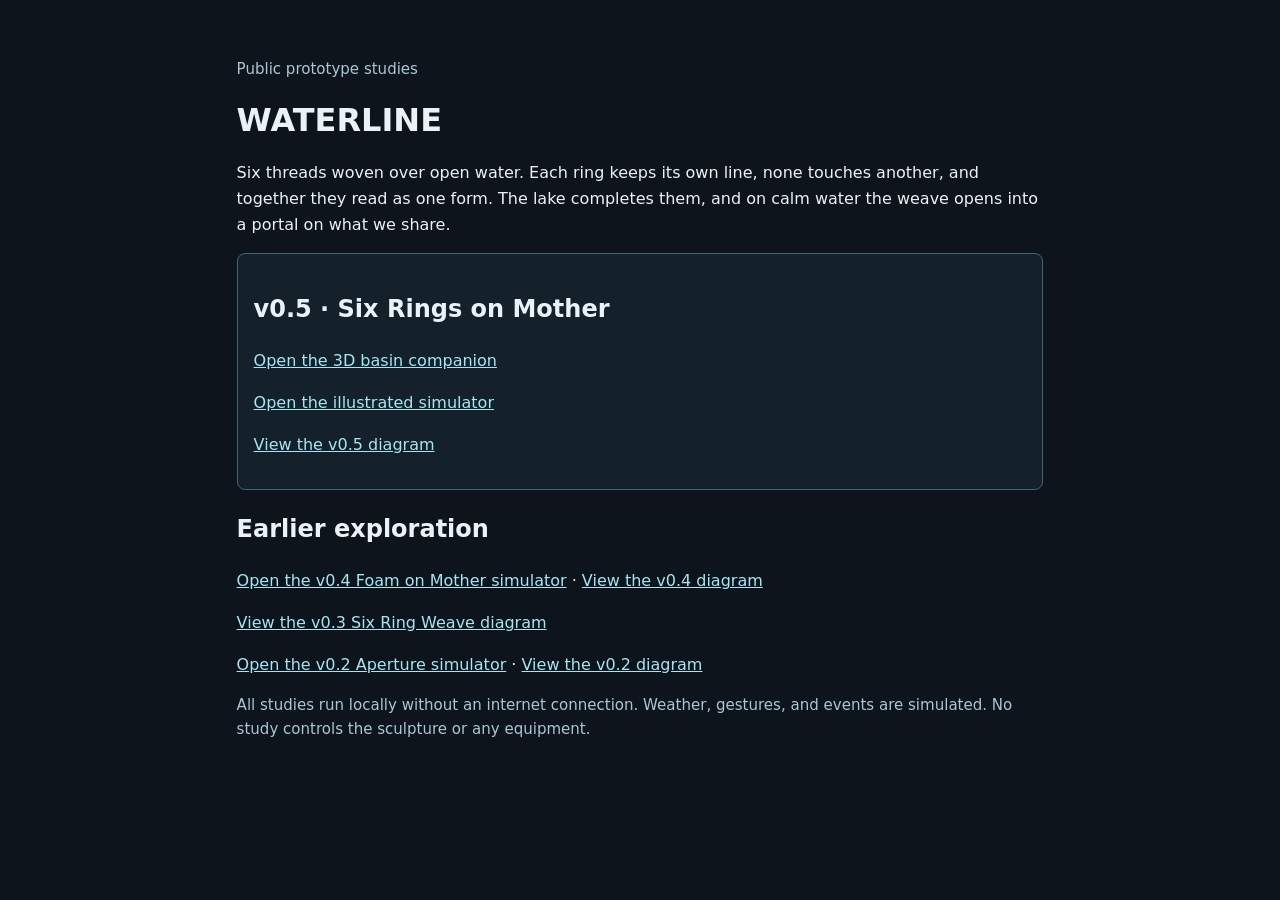
<file: index.html>
<!doctype html><html lang="en"><head><meta charset="utf-8"><meta name="viewport" content="width=device-width, initial-scale=1">
<meta http-equiv="Content-Security-Policy" content="default-src 'none'; script-src 'unsafe-inline'; style-src 'unsafe-inline'; img-src data:; connect-src 'none'; base-uri 'none'; form-action 'none'">
<title>WATERLINE | Local studies</title><link rel="icon" href="data:,"><style>
:root{color-scheme:dark;--background:#14202a;--foreground:#e9f3f7;--muted:#294b5c;--muted-foreground:#a9c7d5;--secondary:#101924;--orange:#ffc087;--font-size-base:16px;background:#0d141b;color:var(--foreground);font:100%/1.6 system-ui,sans-serif}
*{box-sizing:border-box}body{margin:0}main{max-width:890px;margin:0 auto;padding:clamp(1rem,4vw,2.6rem)}h1{line-height:1.15}a{color:#a6e6f3}a:focus-visible{outline:3px solid #a6e6f3;outline-offset:3px}.note{font-size:.94rem;color:var(--muted-foreground)}.card{padding:clamp(.55rem,2vw,1rem);background:var(--background);border:1px solid #456374;border-radius:.5rem}
</style></head><body><main><p class="note">Public prototype studies</p><h1>WATERLINE</h1>
<p>Six threads woven over open water. Each ring keeps its own line, none touches another, and together they read as one form. The lake completes them, and on calm water the weave opens into a portal on what we share.</p>
<section class="card"><h2>v0.5 · Six Rings on Mother</h2><p><a href="simulators/basin.html">Open the 3D basin companion</a></p><p><a href="simulators/weave.html">Open the illustrated simulator</a></p><p><a href="assets/diagrams/rings-on-mother-v05.svg">View the v0.5 diagram</a></p></section>
<h2>Earlier exploration</h2><p><a href="simulators/foam.html">Open the v0.4 Foam on Mother simulator</a> · <a href="assets/diagrams/foam-on-mother-v04.svg">View the v0.4 diagram</a></p><p><a href="assets/diagrams/six-ring-weave-v03.svg">View the v0.3 Six Ring Weave diagram</a></p><p><a href="simulators/aperture.html">Open the v0.2 Aperture simulator</a> · <a href="assets/diagrams/aperture-sightlines-v02.svg">View the v0.2 diagram</a></p>
<p class="note">All studies run locally without an internet connection. Weather, gestures, and events are simulated. No study controls the sculpture or any equipment.</p>
</main></body></html>
</file>
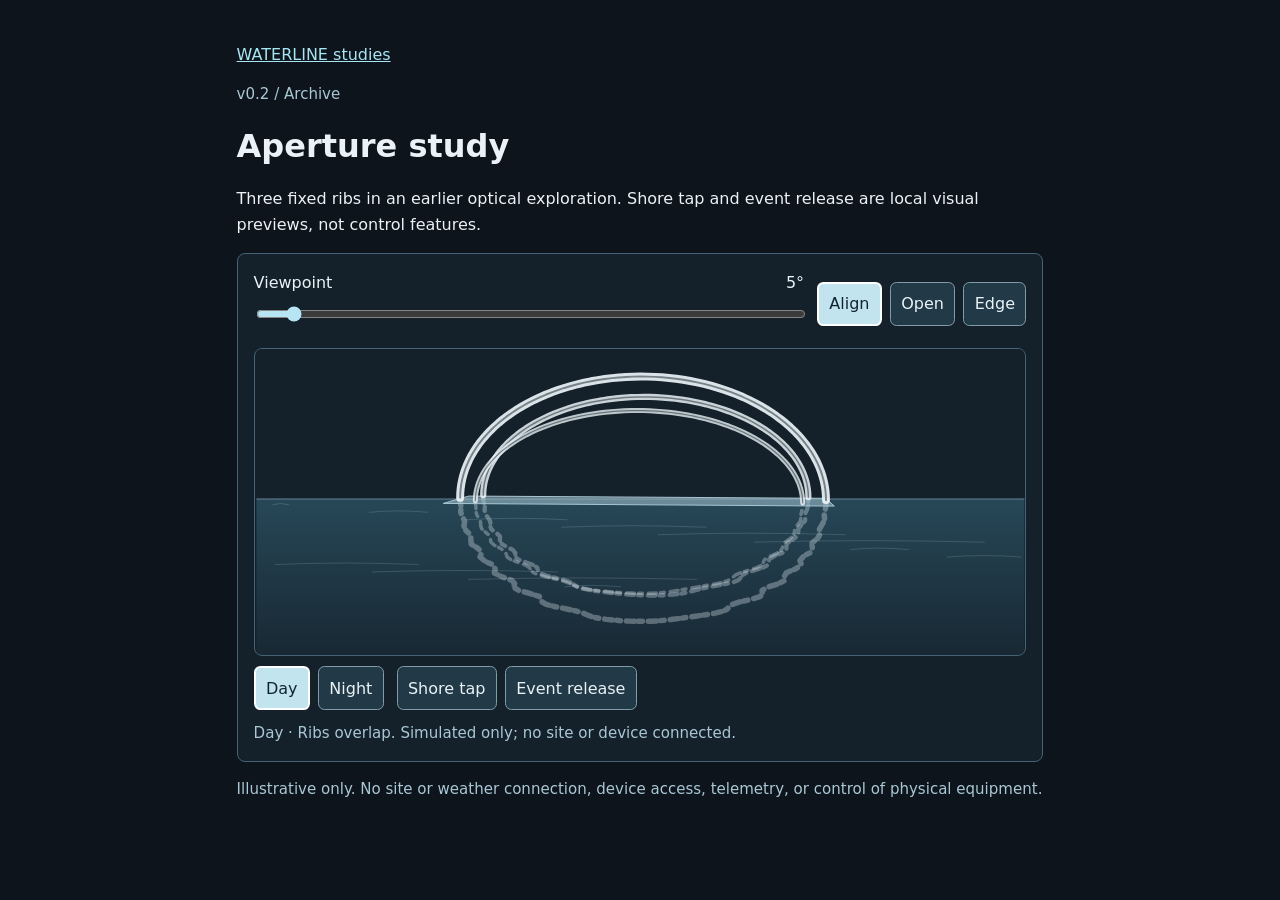
<file: simulators/aperture.html>
<!doctype html>
<html lang="en">
<head><meta charset="utf-8"><meta name="viewport" content="width=device-width, initial-scale=1">
<meta http-equiv="Content-Security-Policy" content="default-src 'none'; script-src 'unsafe-inline'; style-src 'unsafe-inline'; img-src data:; connect-src 'none'; base-uri 'none'; form-action 'none'">
<title>WATERLINE | Aperture study</title>
<meta name="description" content="Offline, illustrative WATERLINE concept simulator.">
<link rel="icon" href="data:,"><style>
:root{color-scheme:dark;--background:#14202a;--foreground:#e9f3f7;--muted:#294b5c;--muted-foreground:#a9c7d5;--secondary:#101924;--orange:#ffc087;--font-size-base:16px;background:#0d141b;color:var(--foreground);font:100%/1.6 system-ui,sans-serif}
*{box-sizing:border-box}body{margin:0}main{max-width:890px;margin:0 auto;padding:clamp(1rem,4vw,2.6rem)}h1{line-height:1.15}a{color:#a6e6f3}a:focus-visible,button:focus-visible,select:focus-visible,input:focus-visible{outline:3px solid #a6e6f3;outline-offset:3px}.viz-controls,.viz-row{display:flex;gap:.5rem;flex-wrap:wrap;align-items:center}.viz-row{max-width:100%}.btn,.form-select,button,select{font:inherit;color:inherit;background:#223947;border:1px solid #819ba7;border-radius:.4rem;min-height:44px;padding:.32rem .65rem}button[aria-pressed="true"]{background:#c1e4ef;color:#112432;border:2px solid #fff}.form-range{min-height:32px;accent-color:#b6e6f3}.text-small,.note{font-size:.94rem;color:var(--muted-foreground)}svg{border-radius:.5rem;border:1px solid #456374}.card{padding:clamp(.55rem,2vw,1rem);background:var(--background);border:1px solid #456374;border-radius:.5rem}.jump{margin-bottom:.5rem}.tabular-nums{font-variant-numeric:tabular-nums}
</style></head>
<body><main><nav class="jump" aria-label="Studies"><a href="../index.html">WATERLINE studies</a></nav>
<p class="note">v0.2 / Archive</p><h1>Aperture study</h1><p>Three fixed ribs in an earlier optical exploration. Shore tap and event release are local visual previews, not control features.</p><div class="card">
<div id="waterline-aperture-26">
  <div class="viz-controls wl-inputs">
    <label class="form-label wl-angle">
      <span>Viewpoint <output class="tabular-nums" data-angle>5°</output></span>
      <input class="form-range" type="range" min="0" max="88" step="1" value="5" data-yaw>
    </label>
    <div class="viz-row" role="group" aria-label="Viewpoint presets">
      <button type="button" class="btn" data-view="5" aria-pressed="true">Align</button>
      <button type="button" class="btn" data-view="40" aria-pressed="false">Open</button>
      <button type="button" class="btn" data-view="82" aria-pressed="false">Edge</button>
    </div>
  </div>
  <svg class="wl-model" role="img" aria-labelledby="wl-title-26 wl-desc-26" focusable="false">
    <title id="wl-title-26">WATERLINE fixed-geometry viewpoint study</title>
    <desc id="wl-desc-26">Three separate arches over a reflective water plane. Move the viewpoint to see the physical ribs align or separate. Their broken mirror image is not a submerged structure.</desc>
    <defs>
      <linearGradient id="wl-water-26" x2="0" y2="1">
        <stop offset="0%" class="wl-water-top"></stop><stop offset="100%" class="wl-water-bottom"></stop>
      </linearGradient>
    </defs>
    <rect data-sky class="wl-sky"></rect>
    <rect data-water class="wl-water"></rect>
    <path data-lines class="wl-lines" aria-hidden="true"></path>
    <path data-line class="wl-waterline" aria-hidden="true"></path>
    <g data-reflections aria-hidden="true"></g>
    <path data-float class="wl-float" aria-hidden="true"></path>
    <g data-ribs aria-hidden="true"></g>
  </svg>
  <div class="viz-controls wl-inputs wl-light-controls">
    <div class="viz-row" role="group" aria-label="Lighting">
      <button class="btn" type="button" data-light="day" aria-pressed="true">Day</button>
      <button class="btn" type="button" data-light="night" aria-pressed="false">Night</button>
    </div>
    <div class="viz-row" role="group" aria-label="Simulated light cues">
      <button class="btn" type="button" data-cue="participant" aria-pressed="false">Shore tap</button>
      <button class="btn" type="button" data-cue="event" aria-pressed="false">Event release</button>
    </div>
  </div>
  <p class="text-small wl-status" aria-live="polite" aria-atomic="true" data-status>Day · Ribs overlap. Simulated only; no site or device connected.</p>
</div>
<style>
#waterline-aperture-26{--wl-sky:var(--background);--wl-water:var(--muted);--wl-ember:var(--orange);--wl-rib:var(--foreground);--wl-silver:var(--muted-foreground);display:grid;gap:calc(var(--font-size-base, 14px)*.66);min-width:0}
#waterline-aperture-26[data-light-mode="night"]{--wl-sky:var(--muted);--wl-water:var(--secondary)}
#waterline-aperture-26 .wl-inputs{row-gap:calc(var(--font-size-base, 14px)*.3);column-gap:calc(var(--font-size-base, 14px)*.8);align-items:center}
#waterline-aperture-26 .wl-angle{flex:1 1 11rem;min-width:0}
#waterline-aperture-26 .wl-angle span{display:flex;justify-content:space-between;gap:.5em}
#waterline-aperture-26 .wl-angle input{width:100%}
#waterline-aperture-26 .wl-model{display:block;width:100%}
#waterline-aperture-26 .wl-sky{fill:var(--wl-sky)}
#waterline-aperture-26 .wl-water{fill:url(#wl-water-26)}
#waterline-aperture-26 .wl-water-top{stop-color:var(--wl-water);stop-opacity:.91}
#waterline-aperture-26 .wl-water-bottom{stop-color:var(--wl-water);stop-opacity:.19}
#waterline-aperture-26 .wl-lines{fill:none;stroke:var(--wl-silver);stroke-opacity:.21;stroke-width:1}
#waterline-aperture-26 .wl-waterline{fill:none;stroke:var(--wl-silver);stroke-opacity:.53;stroke-width:1}
#waterline-aperture-26 .wl-float{fill:var(--wl-silver);fill-opacity:.52;stroke:var(--wl-silver);stroke-width:1}
#waterline-aperture-26 .wl-arc{fill:none;stroke-linecap:round;stroke-linejoin:round;stroke:var(--wl-rib);transition:stroke .4s ease,opacity .55s ease}
#waterline-aperture-26 .wl-arc-detail{stroke:var(--background);pointer-events:none}
#waterline-aperture-26 .wl-reflect{stroke-dasharray:8 4 4 6}
#waterline-aperture-26 .wl-ember{stroke:var(--wl-ember);pointer-events:none}
#waterline-aperture-26 .wl-status{margin:0}
@media(prefers-reduced-motion:reduce){#waterline-aperture-26 .wl-arc{transition:none}}
</style>
<script>
(()=>{
  const root=document.getElementById('waterline-aperture-26');
  const pick=(s)=>root.querySelector(s);
  const svg=pick('.wl-model'), yaw=pick('[data-yaw]'), angle=pick('[data-angle]'), status=pick('[data-status]');
  const viewButtons=[...root.querySelectorAll('[data-view]')], lightButtons=[...root.querySelectorAll('[data-light]')], cues=[...root.querySelectorAll('[data-cue]')];
  const ns='http://www.w3.org/2000/svg';
  const model=[
    {span:6,rise:2,z:0,weight:1},
    {span:5.52,rise:1.68,z:-.64,weight:.78},
    {span:5.18,rise:1.44,z:.64,weight:.63}
  ];
  let mode='day', cue='idle', timer=0;
  function el(cls){
    const e=document.createElementNS(ns,'path'); e.setAttribute('class',cls);return e;
  }
  const rec=model.map(()=> {
    const main=el('wl-arc'), inset=el('wl-arc wl-arc-detail'), glow=el('wl-arc wl-ember'), refl=el('wl-arc wl-reflect'), reflectedGlow=el('wl-arc wl-reflect wl-ember');
    pick('[data-reflections]').append(refl,reflectedGlow);
    return {main,inset,glow,refl,reflectedGlow};
  });
  function setRect(rect,x,y,w,h){for(const [key,value] of Object.entries({x,y,width:w,height:h}))rect.setAttribute(key,value);}
  const path=(points)=>points.map((v,i)=>(i?'L':'M')+v.map(z=>z.toFixed(2)).join(' ')).join(' ');
  function draw(){
    const width=Math.max(1,Math.round(svg.getBoundingClientRect().width));
    const height=Math.max(194,Math.min(308,Math.round(width*.51))), level=height*.49;
    svg.setAttribute('viewBox','0 0 '+width+' '+height);
    svg.style.height=height+'px';
    const a=Number(yaw.value), rad=a*Math.PI/180, ca=Math.cos(rad), sa=Math.sin(rad), scale=Math.min(width*.123,height*.20);
    const project=(x,y,z)=>{
      const rotatedDepth=x*sa+z*ca;
      const rotatedX=x*ca-z*sa;
      const f=18/(18-rotatedDepth);
      return [width*.5+scale*rotatedX*f,level+scale*(-y+.073*rotatedDepth)*f];
    };
    setRect(pick('[data-sky]'),0,0,width,level);
    setRect(pick('[data-water]'),0,level,width,height-level);
    pick('[data-line]').setAttribute('d','M0 '+level+' H'+width);
    const rip=[];
    for(let n=0;n<12;n++){
      const yy=level+6+n*7.5, xx=(n*97+16)%width;
      const len=Math.min(width-xx-3,17+((n*43)%Math.max(25,width*.28)));
      if(yy<height-5&&len>1)rip.push('M'+xx+' '+yy+' Q'+(xx+len*.48)+' '+(yy-3)+' '+(xx+len)+' '+yy);
    }
    pick('[data-lines]').setAttribute('d',rip.join(' '));
    const corners=[[-3.06,-.03,-.83],[3.06,-.03,-.83],[3.06,-.03,.83],[-3.06,-.03,.83]].map(v=>project(...v));
    pick('[data-float]').setAttribute('d',path(corners)+' Z');
    const drawOrder=model.map((r,i)=>i).sort((i,j)=>(model[i].z-model[j].z)*ca);
    const night=mode==='night', active=cue!=='idle';
    for(const i of drawOrder){
      const r=model[i], p=rec[i], pts=[],mir=[],cut=[],mirrorCut=[];
      for(let j=0;j<=80;j++){
        const t=Math.PI*j/80, x=-r.span*.5*Math.cos(t), y=r.rise*Math.sin(t);
        const rp=project(x,-y,r.z);
        rp[0]+=Math.sin(rp[1]*.41)*Math.min(5.5,y*3.4);
        pts.push(project(x,y,r.z));mir.push(rp);
        const lead=cue==='event' ? [17,11,7][i] : cue==='participant' ? [28,41,55][i] : [27,45,57][i];
        const count=cue==='event'?54:cue==='participant'?23:13;
        if(j>=lead&&j<=lead+count){cut.push(pts[j]);mirrorCut.push(rp);}
      }
      const thickness=Math.max(3,Math.min(8,width*.013))*r.weight;
      p.main.setAttribute('d',path(pts));p.main.style.strokeWidth=thickness;p.main.style.opacity=night?.54+r.weight*.12:.57+r.weight*.36;
      p.inset.setAttribute('d',path(pts));p.inset.style.strokeWidth=Math.max(1,thickness*.24);p.inset.style.opacity=night?.2:.5;
      p.refl.setAttribute('d',path(mir));p.refl.style.strokeWidth=thickness*.69;p.refl.style.opacity=night?.23:.32;
      p.glow.setAttribute('d',path(cut));p.glow.style.strokeWidth=thickness*.83;p.glow.style.opacity=night?(active?.95:.42):0;
      p.reflectedGlow.setAttribute('d',path(mirrorCut));p.reflectedGlow.style.strokeWidth=thickness*.73;p.reflectedGlow.style.opacity=night?(active?.5:.24):0;
      pick('[data-ribs]').append(p.main,p.inset,p.glow);
    }
    angle.textContent=a+'°';
    yaw.setAttribute('aria-valuetext',a+' degrees from front');
    viewButtons.forEach(b=>b.setAttribute('aria-pressed',String(Number(b.dataset.view)===a)));
    lightButtons.forEach(b=>b.setAttribute('aria-pressed',String(b.dataset.light===mode)));
    cues.forEach(b=>b.setAttribute('aria-pressed',String(b.dataset.cue===cue)));
    const shape=a<20?'Ribs overlap':a<64?'Layers separate':'Nearly edge-on';
    const experience=mode==='day'?'Day':cue==='event'?'Night · Event release':cue==='participant'?'Night · One contribution':'Night · Idle glow';
    const summary=experience+' · '+shape+'. Simulated only; no site or device connected.';
    if(status.textContent!==summary)status.textContent=summary;
    root.dataset.lightMode=mode;
  }
  function changeLight(next){mode=next;cue='idle';clearTimeout(timer);draw();}
  yaw.addEventListener('input',draw);
  viewButtons.forEach(b=>b.addEventListener('click',()=>{yaw.value=b.dataset.view;draw();}));
  lightButtons.forEach(b=>b.addEventListener('click',()=>changeLight(b.dataset.light)));
  cues.forEach(b=>b.addEventListener('click',()=>{
    clearTimeout(timer);mode='night';cue=b.dataset.cue;draw();
    timer=setTimeout(()=>{cue='idle';draw();},3000);
  }));
  new ResizeObserver(draw).observe(svg);
  draw();
})();
</script>
</div><p class="note">Illustrative only. No site or weather connection, device access, telemetry, or control of physical equipment.</p><noscript>This study needs JavaScript. See the diagram links on the WATERLINE studies page.</noscript></main></body></html>
</file>
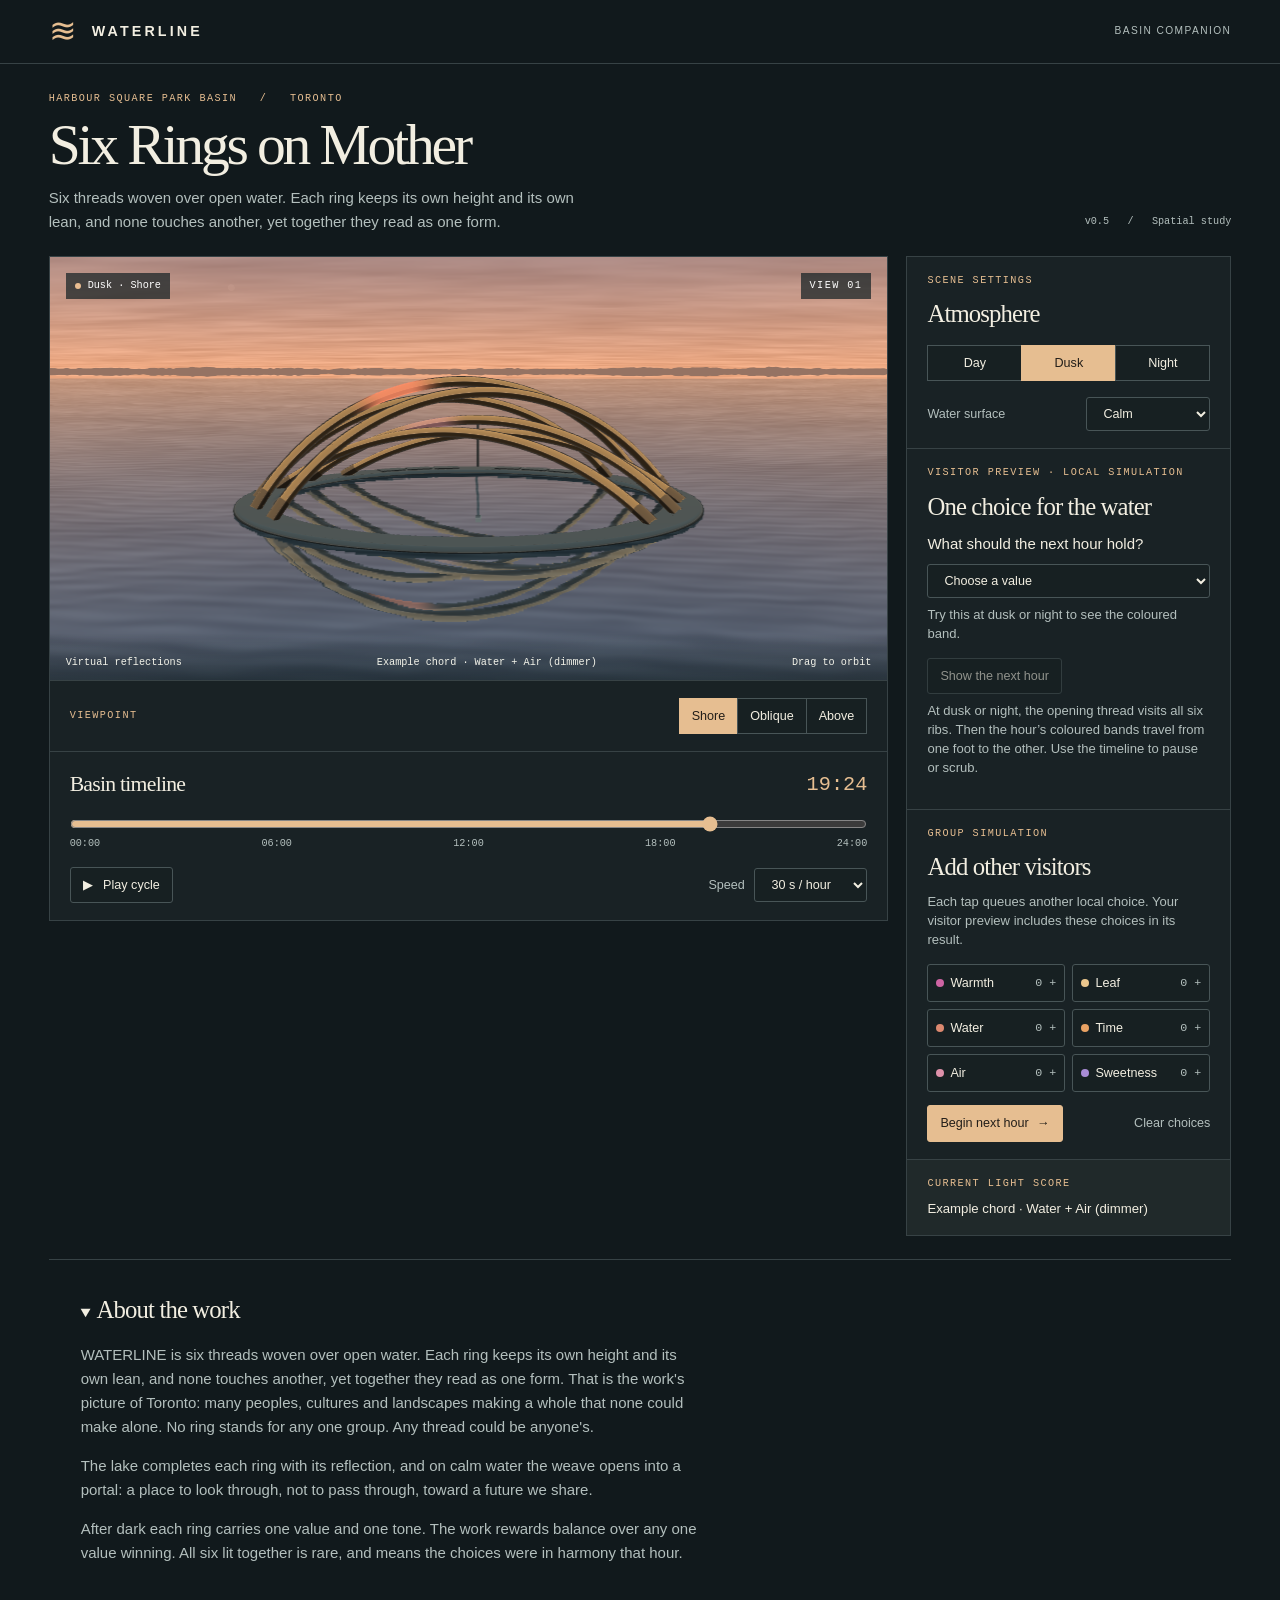
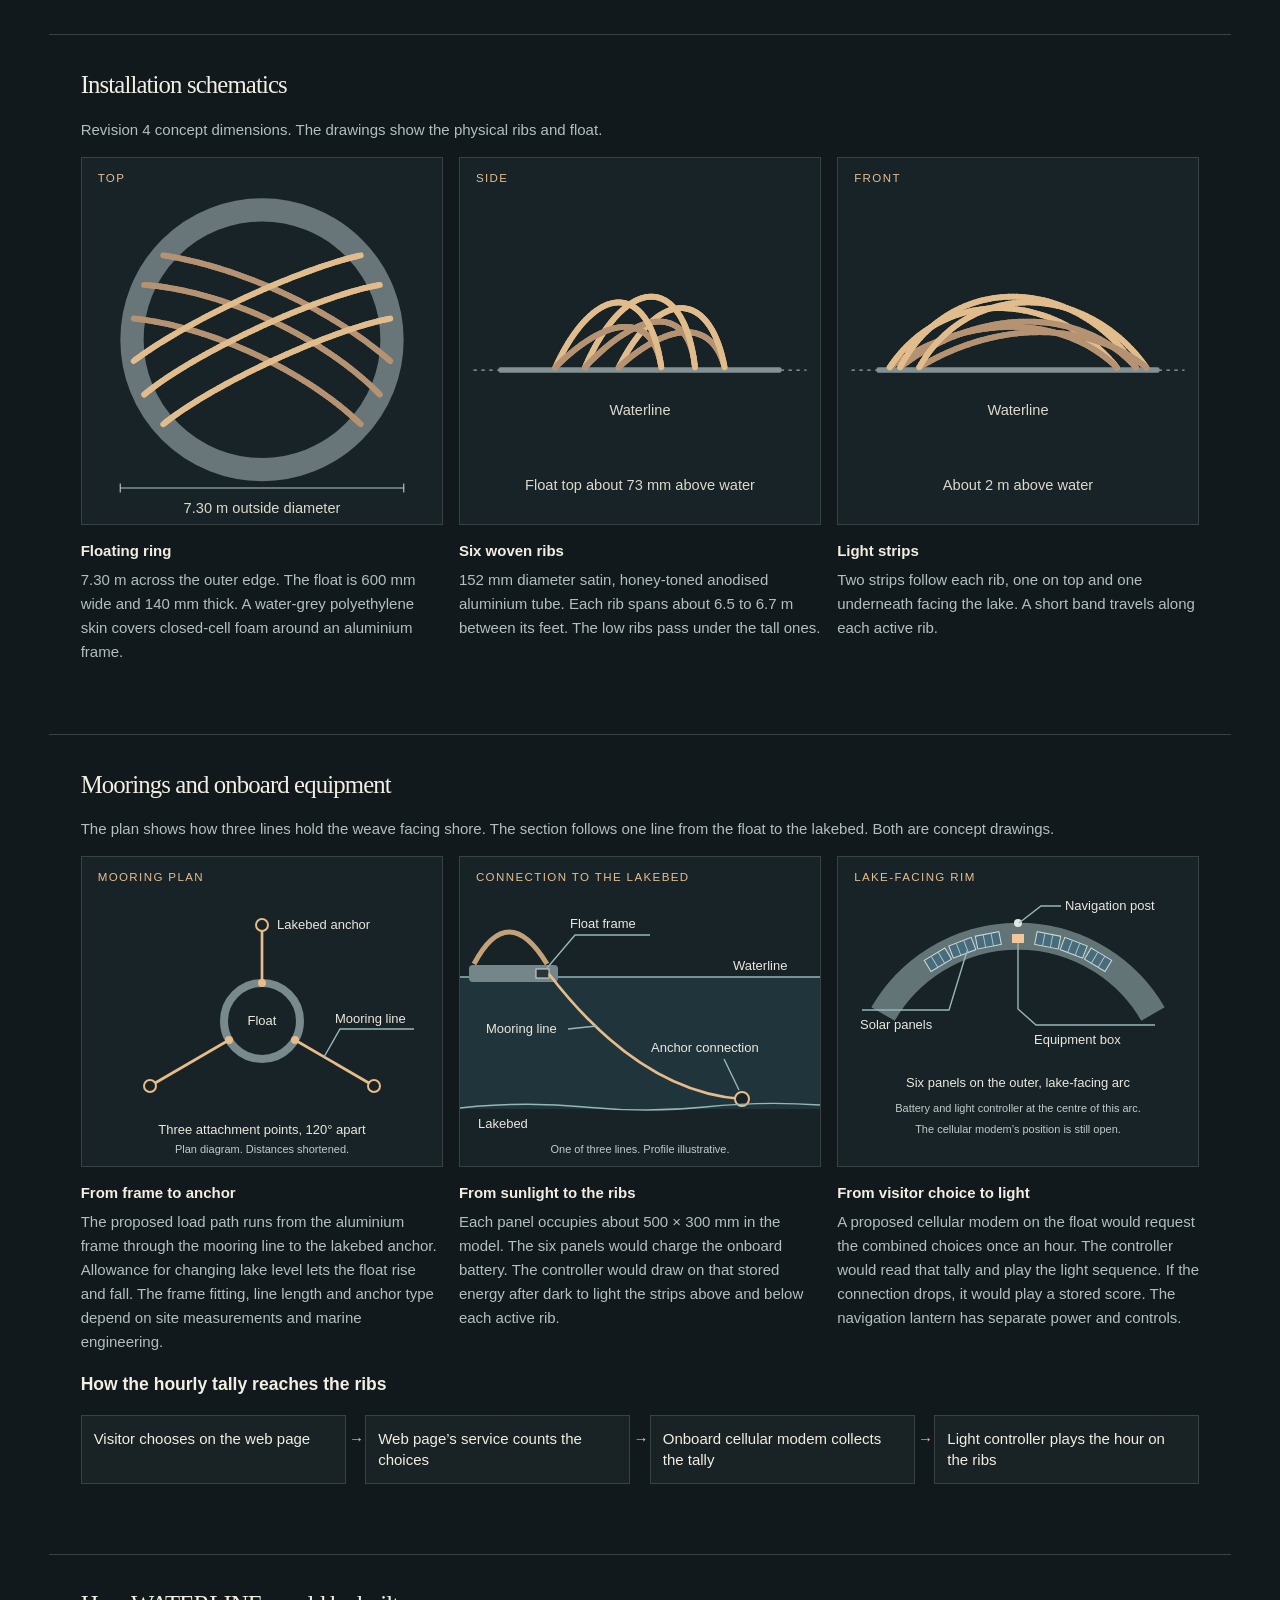
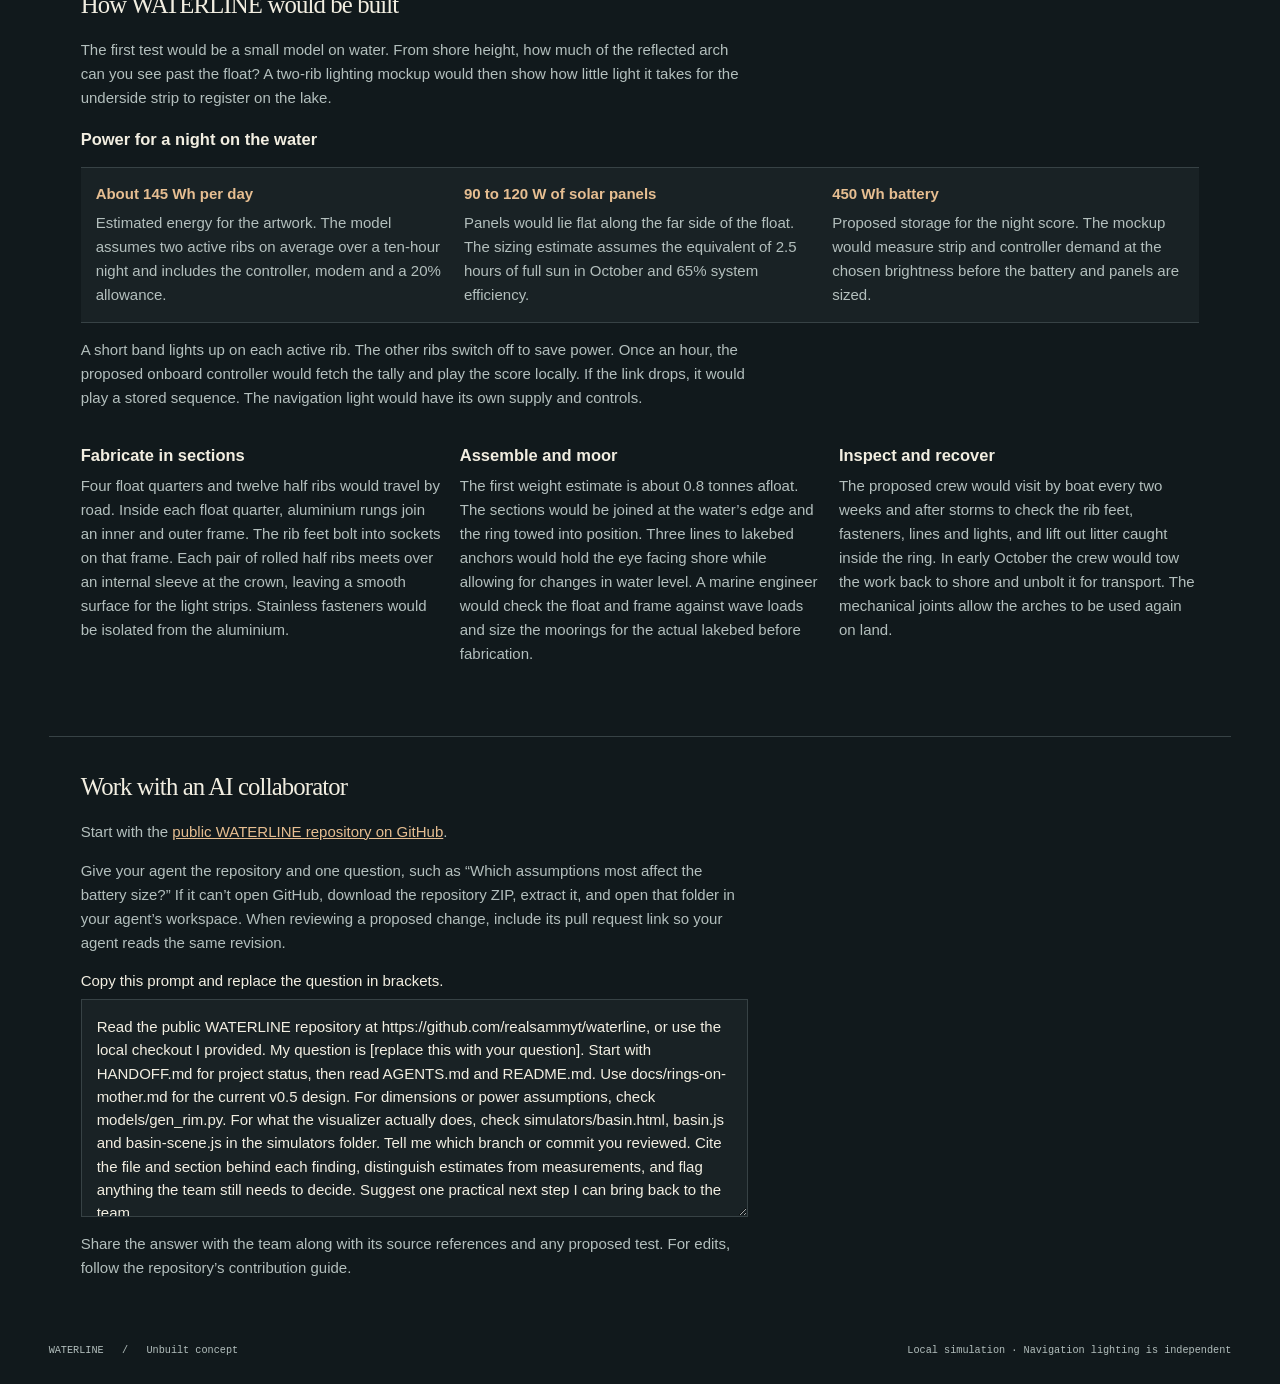
<file: simulators/basin.html>
<!doctype html>
<html lang="en"><head><meta charset="utf-8"><meta name="viewport" content="width=device-width,initial-scale=1">
<meta http-equiv="Content-Security-Policy" content="default-src 'none'; script-src 'self' file:; style-src 'self' file:; img-src 'self' file: data:; connect-src 'none'; base-uri 'none'; form-action 'none'">
<meta name="description" content="Six threads, one weave, and a lake that opens it into a window on what we share. An unbuilt concept for Harbour Square Park Basin, Toronto.">
<title>Waterline | Basin companion</title><link rel="icon" href="data:,"><link rel="stylesheet" href="basin.css"></head>
<body><header><a href="../index.html" class="brand"><span class="mark" aria-hidden="true">≋</span> WATERLINE</a><span>BASIN COMPANION</span></header>
<main><div class="heading"><div><p class="eyebrow">Harbour Square Park Basin &nbsp; / &nbsp; Toronto</p><h1>Six Rings on Mother</h1><p class="lede">Six threads woven over open water. Each ring keeps its own height and its own lean, and none touches another, yet together they read as one form.</p></div><span class="edition">v0.5 &nbsp; / &nbsp; Spatial study</span></div>
<div class="workspace"><section class="scene" aria-label="Installation view"><div class="stage" id="stage">
<canvas id="view" tabindex="0" aria-label="Six honey-toned ribs on water. Drag or use arrow keys to orbit. Select a viewpoint to reset."></canvas>
<div class="viewinfo"><span class="dot"></span><span id="readout">Dusk · Shore</span></div><span class="viewnumber" id="viewnumber">VIEW 01</span>
<div id="fallback" hidden><p>The 3D view needs WebGL. The timeline and choices still work.</p><a href="weave.html">Open the illustrated simulator</a></div>
<div class="caption"><span>Virtual reflections</span><span id="view-score"></span><span>Drag to orbit</span></div></div>
<div class="views"><span class="eyebrow">Viewpoint</span><div id="views" class="segments"><button aria-pressed="true">Shore</button><button>Oblique</button><button>Above</button></div></div>
<div class="timeline"><div class="line"><h2>Basin timeline</h2><output id="clock">19:24</output></div>
<label for="time" class="sr">Simulated time of day</label><input id="time" type="range" min="0" max="1439" value="1164"><div class="ticks"><span>00:00</span><span>06:00</span><span>12:00</span><span>18:00</span><span>24:00</span></div>
<div class="transport"><button id="play">▶ &nbsp; Play cycle</button><label>Speed <select id="speed"><option value="2">30 s / hour</option><option value="12">5 s / hour</option><option value=".5">2 min / hour</option></select></label></div></div></section>
<aside><section><p class="eyebrow">Scene settings</p><h2>Atmosphere</h2><div class="segments" id="times"><button>Day</button><button aria-pressed="true">Dusk</button><button>Night</button></div>
<label class="water">Water surface <select id="surface"><option>Calm</option><option>Light chop</option><option>Passing wake</option></select></label></section>
<section id="visitor-preview"><p class="eyebrow">Visitor preview · Local simulation</p><h2>One choice for the water</h2>
<label for="visitor-value">What should the next hour hold?</label>
<select id="visitor-value"><option value="">Choose a value</option></select>
<p class="hint" id="visitor-meaning">Try this at dusk or night to see the coloured band.</p>
<button id="visitor-show" disabled>Show the next hour</button>
<p class="hint">At dusk or night, the opening thread visits all six ribs. Then the hour’s coloured bands travel from one foot to the other. Use the timeline to pause or scrub.</p>
<p class="hint" role="status" id="visitor-receipt"></p></section>
<section><p class="eyebrow">Group simulation</p><h2>Add other visitors</h2><p class="hint">Each tap queues another local choice. Your visitor preview includes these choices in its result.</p>
<div id="choices"></div><div class="actions"><button id="next">Begin next hour <b aria-hidden="true">→</b></button><button id="clear">Clear choices</button></div></section>
<section class="score"><p class="eyebrow">Current light score</p><p id="score" role="status"></p></section></aside></div>
<details class="about" open><summary><h2>About the work</h2></summary>
<p>WATERLINE is six threads woven over open water. Each ring keeps its own height and its own lean, and none touches another, yet together they read as one form. That is the work's picture of Toronto: many peoples, cultures and landscapes making a whole that none could make alone. No ring stands for any one group. Any thread could be anyone's.</p>
<p>The lake completes each ring with its reflection, and on calm water the weave opens into a portal: a place to look through, not to pass through, toward a future we share.</p>
<p>After dark each ring carries one value and one tone. The work rewards balance over any one value winning. All six lit together is rare, and means the choices were in harmony that hour.</p>
</details>
<section class="drawings"><h2>Installation schematics</h2><p>Revision 4 concept dimensions. The drawings show the physical ribs and float.</p><div class="plates"><figure><figcaption>Top</figcaption><img src="../assets/diagrams/rim-r4-top.svg" width="320" height="300" alt="Top projection of the six ribs on the low ring float"></figure>
<figure><figcaption>Side</figcaption><img src="../assets/diagrams/rim-r4-side.svg" width="320" height="300" alt="Side projection of the six ribs on the low ring float"></figure>
<figure><figcaption>Front</figcaption><img src="../assets/diagrams/rim-r4-front.svg" width="320" height="300" alt="Front projection of the six ribs on the low ring float"></figure></div><dl><div><dt>Floating ring</dt><dd>7.30 m across the outer edge. The float is 600 mm wide and 140 mm thick. A water-grey polyethylene skin covers closed-cell foam around an aluminium frame.</dd></div><div><dt>Six woven ribs</dt><dd>152 mm diameter satin, honey-toned anodised aluminium tube. Each rib spans about 6.5 to 6.7 m between its feet. The low ribs pass under the tall ones.</dd></div><div><dt>Light strips</dt><dd>Two strips follow each rib, one on top and one underneath facing the lake. A short band travels along each active rib.</dd></div></dl></section>
<section class="drawings" aria-labelledby="systems-title">
  <h2 id="systems-title">Moorings and onboard equipment</h2>
  <p>The plan shows how three lines hold the weave facing shore. The section follows one line from the float to the lakebed. Both are concept drawings.</p>
  <div class="plates">
    <figure><figcaption>Mooring plan</figcaption><img src="../assets/diagrams/r4-mooring-plan.svg" width="360" height="280" alt="Three lines spread outward from the ring at 120 degree intervals, each ending at a separate lakebed anchor."></figure>
    <figure><figcaption>Connection to the lakebed</figcaption><img src="../assets/diagrams/r4-mooring-section.svg" width="360" height="280" alt="One line descends from a connection on the float frame to an anchor on the basin floor."></figure>
    <figure><figcaption>Lake-facing rim</figcaption><img src="../assets/diagrams/r4-equipment.svg" width="360" height="280" alt="Two groups of three flat solar panels flank the battery and light controller. A separate navigation post stands on the outer edge."></figure>
  </div>
  <dl>
    <div><dt>From frame to anchor</dt><dd>The proposed load path runs from the aluminium frame through the mooring line to the lakebed anchor. Allowance for changing lake level lets the float rise and fall. The frame fitting, line length and anchor type depend on site measurements and marine engineering.</dd></div>
    <div><dt>From sunlight to the ribs</dt><dd>Each panel occupies about 500 × 300 mm in the model. The six panels would charge the onboard battery. The controller would draw on that stored energy after dark to light the strips above and below each active rib.</dd></div>
    <div><dt>From visitor choice to light</dt><dd>A proposed cellular modem on the float would request the combined choices once an hour. The controller would read that tally and play the light sequence. If the connection drops, it would play a stored score. The navigation lantern has separate power and controls.</dd></div>
  </dl>
  <h3>How the hourly tally reaches the ribs</h3>
  <ol class="signal-path" aria-label="Proposed data path">
    <li>Visitor chooses on the web page</li>
    <li>Web page’s service counts the choices</li>
    <li>Onboard cellular modem collects the tally</li>
    <li>Light controller plays the hour on the ribs</li>
  </ol>
</section>
<section class="drawings build" aria-labelledby="build-title">
  <h2 id="build-title">How WATERLINE would be built</h2>
  <p class="build-intro">The first test would be a small model on water. From shore height, how much of the reflected arch can you see past the float? A two-rib lighting mockup would then show how little light it takes for the underside strip to register on the lake.</p>
  <h3>Power for a night on the water</h3>
  <dl class="power">
    <div><dt>About 145 Wh per day</dt><dd>Estimated energy for the artwork. The model assumes two active ribs on average over a ten-hour night and includes the controller, modem and a 20% allowance.</dd></div>
    <div><dt>90 to 120 W of solar panels</dt><dd>Panels would lie flat along the far side of the float. The sizing estimate assumes the equivalent of 2.5 hours of full sun in October and 65% system efficiency.</dd></div>
    <div><dt>450 Wh battery</dt><dd>Proposed storage for the night score. The mockup would measure strip and controller demand at the chosen brightness before the battery and panels are sized.</dd></div>
  </dl>
  <p class="build-intro">A short band lights up on each active rib. The other ribs switch off to save power. Once an hour, the proposed onboard controller would fetch the tally and play the score locally. If the link drops, it would play a stored sequence. The navigation light would have its own supply and controls.</p>
  <div class="build-steps">
    <div><h3>Fabricate in sections</h3><p>Four float quarters and twelve half ribs would travel by road. Inside each float quarter, aluminium rungs join an inner and outer frame. The rib feet bolt into sockets on that frame. Each pair of rolled half ribs meets over an internal sleeve at the crown, leaving a smooth surface for the light strips. Stainless fasteners would be isolated from the aluminium.</p></div>
    <div><h3>Assemble and moor</h3><p>The first weight estimate is about 0.8 tonnes afloat. The sections would be joined at the water’s edge and the ring towed into position. Three lines to lakebed anchors would hold the eye facing shore while allowing for changes in water level. A marine engineer would check the float and frame against wave loads and size the moorings for the actual lakebed before fabrication.</p></div>
    <div><h3>Inspect and recover</h3><p>The proposed crew would visit by boat every two weeks and after storms to check the rib feet, fasteners, lines and lights, and lift out litter caught inside the ring. In early October the crew would tow the work back to shore and unbolt it for transport. The mechanical joints allow the arches to be used again on land.</p></div>
  </div>
</section>
<section class="drawings collaboration" aria-labelledby="collaborate-title">
  <h2 id="collaborate-title">Work with an AI collaborator</h2>
  <p>Start with the <a href="https://github.com/realsammyt/waterline">public WATERLINE repository on GitHub</a>.</p>
  <p>Give your agent the repository and one question, such as “Which assumptions most affect the battery size?” If it can’t open GitHub, download the repository ZIP, extract it, and open that folder in your agent’s workspace. When reviewing a proposed change, include its pull request link so your agent reads the same revision.</p>
  <label for="agent-prompt">Copy this prompt and replace the question in brackets.</label>
  <textarea id="agent-prompt" readonly rows="8">Read the public WATERLINE repository at https://github.com/realsammyt/waterline, or use the local checkout I provided. My question is [replace this with your question]. Start with HANDOFF.md for project status, then read AGENTS.md and README.md. Use docs/rings-on-mother.md for the current v0.5 design. For dimensions or power assumptions, check models/gen_rim.py. For what the visualizer actually does, check simulators/basin.html, basin.js and basin-scene.js in the simulators folder. Tell me which branch or commit you reviewed. Cite the file and section behind each finding, distinguish estimates from measurements, and flag anything the team still needs to decide. Suggest one practical next step I can bring back to the team.</textarea>
  <p>Share the answer with the team along with its source references and any proposed test. For edits, follow the repository’s contribution guide.</p>
</section>
<footer><span>WATERLINE &nbsp; / &nbsp; Unbuilt concept</span><span>Local simulation · Navigation lighting is independent</span></footer></main>
<script src="vendor/three-r160.min.js"></script><script src="basin-scene.js"></script><script src="basin.js"></script></body></html>
</file>
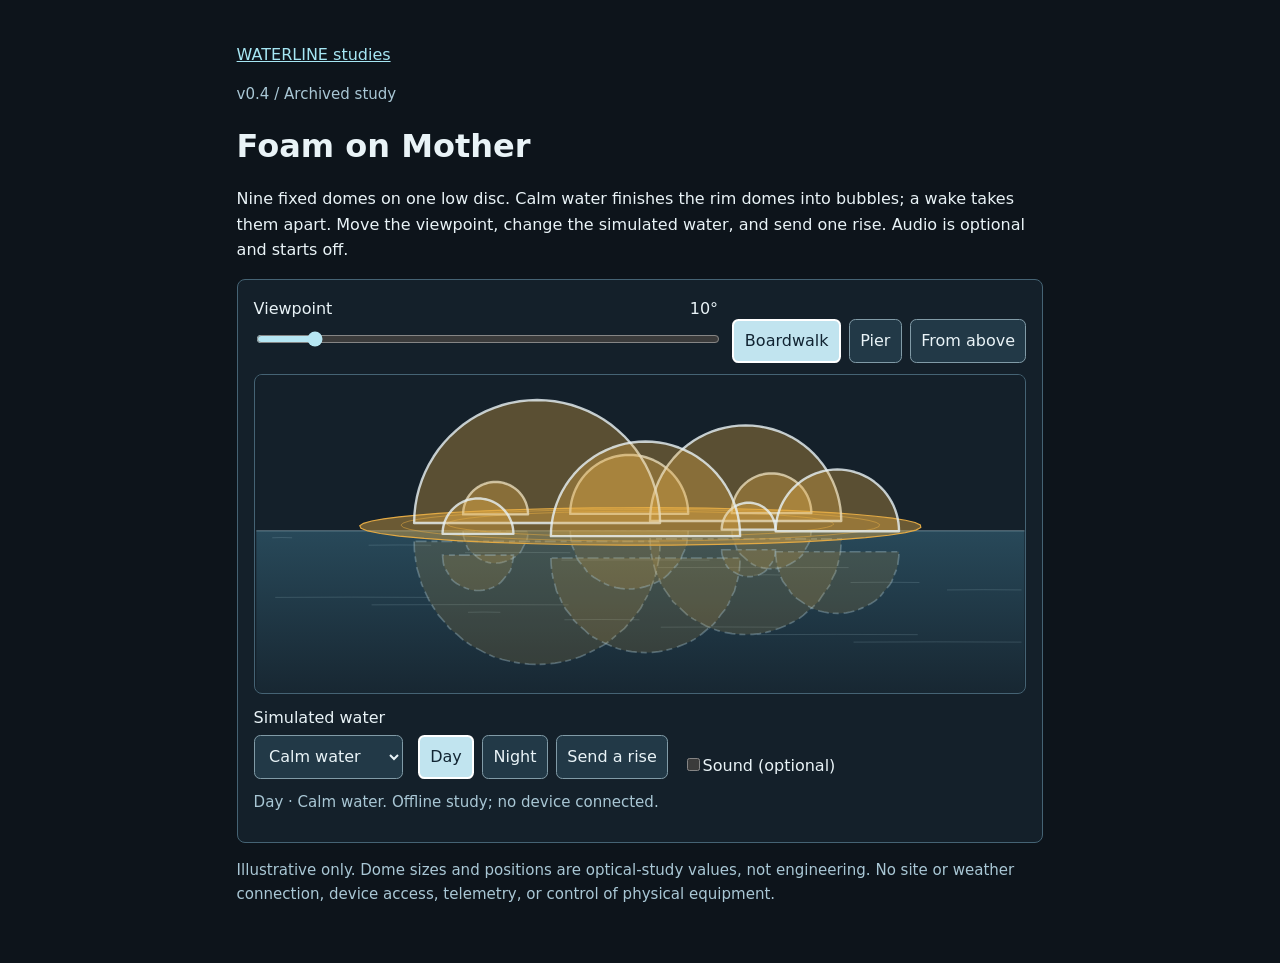
<file: simulators/foam.html>
<!doctype html>
<html lang="en">
<head><meta charset="utf-8"><meta name="viewport" content="width=device-width, initial-scale=1">
<meta http-equiv="Content-Security-Policy" content="default-src 'none'; script-src 'unsafe-inline'; style-src 'unsafe-inline'; img-src data:; connect-src 'none'; base-uri 'none'; form-action 'none'">
<title>WATERLINE | Foam on Mother</title>
<meta name="description" content="Offline, illustrative WATERLINE concept simulator.">
<link rel="icon" href="data:,"><style>
:root{color-scheme:dark;--background:#14202a;--foreground:#e9f3f7;--muted:#294b5c;--muted-foreground:#a9c7d5;--secondary:#101924;--orange:#ffc087;--honey:#e2a944;--font-size-base:16px;background:#0d141b;color:var(--foreground);font:100%/1.6 system-ui,sans-serif}
*{box-sizing:border-box}body{margin:0}main{max-width:890px;margin:0 auto;padding:clamp(1rem,4vw,2.6rem)}h1{line-height:1.15}a{color:#a6e6f3}a:focus-visible,button:focus-visible,select:focus-visible,input:focus-visible{outline:3px solid #a6e6f3;outline-offset:3px}.viz-controls,.viz-row{display:flex;gap:.5rem;flex-wrap:wrap;align-items:center}.viz-row{max-width:100%}.btn,.form-select,button,select{font:inherit;color:inherit;background:#223947;border:1px solid #819ba7;border-radius:.4rem;min-height:44px;padding:.32rem .65rem}button[aria-pressed="true"]{background:#c1e4ef;color:#112432;border:2px solid #fff}.form-range{min-height:32px;accent-color:#b6e6f3}.text-small,.note{font-size:.94rem;color:var(--muted-foreground)}svg{border-radius:.5rem;border:1px solid #456374}.card{padding:clamp(.55rem,2vw,1rem);background:var(--background);border:1px solid #456374;border-radius:.5rem}.jump{margin-bottom:.5rem}.tabular-nums{font-variant-numeric:tabular-nums}
</style></head>
<body><main><nav class="jump" aria-label="Studies"><a href="../index.html">WATERLINE studies</a></nav>
<p class="note">v0.4 / Archived study</p><h1>Foam on Mother</h1><p>Nine fixed domes on one low disc. Calm water finishes the rim domes into bubbles; a wake takes them apart. Move the viewpoint, change the simulated water, and send one rise. Audio is optional and starts off.</p><div class="card">
<div id="waterline-foam-04" data-light-mode="day">
  <div class="viz-controls foam-controls">
    <label class="form-label foam-angle">
      <span>Viewpoint <output class="tabular-nums" data-angle>10°</output></span>
      <input class="form-range" type="range" min="0" max="88" step="1" value="10" data-yaw>
    </label>
    <div class="viz-row" role="group" aria-label="Viewpoint presets">
      <button type="button" class="btn" data-view="10" aria-pressed="true">Boardwalk</button>
      <button type="button" class="btn" data-view="65" aria-pressed="false">Pier</button>
      <button type="button" class="btn" data-above aria-pressed="false">From above</button>
    </div>
  </div>
  <svg class="foam-model" role="img" aria-labelledby="foam-title-04 foam-desc-04" focusable="false">
    <title id="foam-title-04">WATERLINE foam on mother in a virtual water plane</title>
    <desc id="foam-desc-04">Nine fixed translucent domes of different sizes on one low amber disc, with broken virtual reflections below the waterline. Changing the viewpoint makes domes hide and reveal each other. From above, the domes read as circles packed on the disc and no reflection is visible. A simulated glow passes from the smallest dome to the largest, then goes dark.</desc>
    <defs>
      <linearGradient id="foam-water-04" x1="0" y1="0" x2="0" y2="1">
        <stop offset="0%" class="foam-water-top"></stop><stop offset="100%" class="foam-water-bottom"></stop>
      </linearGradient>
      <clipPath id="foam-reflect-clip-04"><rect data-clip></rect></clipPath>
    </defs>
    <rect data-sky class="foam-sky"></rect>
    <rect data-water class="foam-water"></rect>
    <path data-lines class="foam-lines" aria-hidden="true"></path>
    <path data-line class="foam-waterline" aria-hidden="true"></path>
    <g data-reflections clip-path="url(#foam-reflect-clip-04)" aria-hidden="true"></g>
    <path data-mother class="foam-mother" aria-hidden="true"></path>
    <path data-layers class="foam-layers" aria-hidden="true"></path>
    <g data-domes aria-hidden="true"></g>
  </svg>
  <div class="viz-controls foam-controls foam-actions">
    <label class="form-label foam-weather">
      <span>Simulated water</span>
      <select class="form-select" data-weather>
        <option value="calm">Calm water</option>
        <option value="chop">Chop</option>
        <option value="wake">Passing wake</option>
      </select>
    </label>
    <div class="viz-row" role="group" aria-label="Lighting">
      <button class="btn" type="button" data-light="day" aria-pressed="true">Day</button>
      <button class="btn" type="button" data-light="night" aria-pressed="false">Night</button>
      <button class="btn btn-primary" type="button" data-play>Send a rise</button>
    </div>
    <label class="form-check"><input class="form-check-input" type="checkbox" data-sound><span class="form-check-label">Sound (optional)</span></label>
  </div>
  <p class="text-small foam-status" aria-live="polite" aria-atomic="true" data-status>Day · Calm water. Offline study; no device connected.</p>
</div>
<style>
#waterline-foam-04{--wf-sky:var(--background);--wf-water:var(--muted);--wf-silver:var(--muted-foreground);display:grid;gap:calc(var(--font-size-base, 14px)*.7);min-width:0}
#waterline-foam-04[data-light-mode="night"]{--wf-sky:var(--secondary)}
#waterline-foam-04 .foam-controls{row-gap:calc(var(--font-size-base, 14px)*.4);column-gap:calc(var(--font-size-base, 14px)*.9);align-items:end}
#waterline-foam-04 .foam-angle{flex:1 1 11rem;min-width:0}
#waterline-foam-04 .foam-angle span{display:flex;justify-content:space-between;gap:.5em}
#waterline-foam-04 .foam-angle input{width:100%}
#waterline-foam-04 .foam-weather{display:grid;gap:calc(var(--font-size-base, 14px)*.25);min-width:0}
#waterline-foam-04 .foam-model{display:block;width:100%}
#waterline-foam-04 .foam-sky{fill:var(--wf-sky)}
#waterline-foam-04 .foam-water{fill:url(#foam-water-04)}
#waterline-foam-04 .foam-water-top{stop-color:var(--wf-water);stop-opacity:.95}
#waterline-foam-04 .foam-water-bottom{stop-color:var(--wf-water);stop-opacity:.16}
#waterline-foam-04 .foam-lines{fill:none;stroke:var(--wf-silver);stroke-opacity:.19;stroke-width:1}
#waterline-foam-04 .foam-waterline{fill:none;stroke:var(--wf-silver);stroke-opacity:.54;stroke-width:1}
#waterline-foam-04 .foam-mother{fill:var(--honey);fill-opacity:.42;stroke:var(--honey);stroke-width:1.2}
#waterline-foam-04 .foam-layers{fill:none;stroke:var(--honey);stroke-opacity:.55;stroke-width:1}
#waterline-foam-04 .foam-dome{fill:var(--honey);stroke:var(--foreground);stroke-linejoin:round;transition:fill .29s ease,fill-opacity .29s ease}
#waterline-foam-04 .foam-reflect{fill:var(--honey);stroke:var(--wf-silver);stroke-dasharray:8 4 4 6;transition:fill .29s ease,fill-opacity .29s ease}
#waterline-foam-04 .foam-lit{fill:var(--orange)}
#waterline-foam-04 .foam-status{margin:0;min-height:2.4em}
@media(prefers-reduced-motion:reduce){#waterline-foam-04 .foam-dome,#waterline-foam-04 .foam-reflect{transition:none}}
</style>
<script>
(()=>{
  const root=document.getElementById('waterline-foam-04');
  const pick=(s)=>root.querySelector(s);
  const svg=pick('.foam-model'), yaw=pick('[data-yaw]'), angle=pick('[data-angle]'), weather=pick('[data-weather]'), play=pick('[data-play]'), sound=pick('[data-sound]'), status=pick('[data-status]'), aboveBtn=pick('[data-above]');
  const views=[...root.querySelectorAll('[data-view]')], lights=[...root.querySelectorAll('[data-light]')];
  const ns='http://www.w3.org/2000/svg';
  // Illustrative optical-study geometry in metres: disc radius, freeboard, and domes largest first.
  const DISC=4.5, FREEBOARD=.15;
  const model=[
    {d:4.0,x:-1.6,z:.6},
    {d:3.2,x:1.7,z:-.5},
    {d:2.6,x:.6,z:3.0},
    {d:2.2,x:-.6,z:-2.2},
    {d:1.8,x:3.2,z:1.6},
    {d:1.5,x:2.0,z:-2.9},
    {d:1.2,x:-3.0,z:-1.6},
    {d:1.0,x:-1.8,z:3.0},
    {d:.8,x:1.9,z:1.5}
  ];
  const order=model.map((_,i)=>i).reverse(); // smallest to largest
  const presets={
    calm:{label:'Calm water',amp:.55,freq:.40,step:520,dash:'11 4 6 5'},
    chop:{label:'Chop',amp:2.6,freq:.39,step:440,dash:'7 5 4 6'},
    wake:{label:'Passing wake',amp:4.6,freq:.25,step:620,dash:'4 7 8 6'}
  };
  let mode='day', above=false, active=-1, running=false, timer=0, phase=0;
  const reduced=window.matchMedia('(prefers-reduced-motion: reduce)');
  const Audio=window.AudioContext||window.webkitAudioContext;
  let audio=null, voices=[];
  if(!Audio){sound.disabled=true;sound.closest('label').hidden=true;}
  function enableAudio(){
    if(!Audio||!sound.checked)return;
    try{audio ||= new Audio(); audio.resume().catch(()=>{});}catch(_){}
  }
  function muteAudio(){
    voices.forEach(voice=>{try{voice.stop();}catch(_){}});
    voices=[];
  }
  function tone(dome,delay=0){
    if(!audio||!sound.checked)return;
    try{
      const at=audio.currentTime+delay, o=audio.createOscillator(), g=audio.createGain();
      o.type='sine';o.frequency.value=[523.25,466.16,392,349.23,293.66,261.63,220,196,174.61][dome];
      g.gain.setValueAtTime(0,at);
      g.gain.linearRampToValueAtTime(.027,at+.035);
      g.gain.exponentialRampToValueAtTime(.0001,at+.23);
      o.connect(g);g.connect(audio.destination);voices.push(o);
      o.onended=()=>{voices=voices.filter(v=>v!==o);o.disconnect();g.disconnect();};
      o.start(at);o.stop(at+.24);
    }catch(_){}
  }
  function el(cls){const e=document.createElementNS(ns,'path');e.setAttribute('class',cls);return e;}
  const rec=model.map(()=>{
    const refl=el('foam-reflect'), body=el('foam-dome');
    pick('[data-reflections]').append(refl);
    return {refl,body};
  });
  const rect=(el,x,y,w,h)=>{for(const [k,v] of Object.entries({x,y,width:w,height:h}))el.setAttribute(k,v);};
  const path=(points)=>points.map((pt,i)=>(i?'L':'M')+pt.map(n=>n.toFixed(2)).join(' ')).join(' ');
  const ring=(cx,cy,r)=>'M'+(cx-r).toFixed(2)+' '+cy.toFixed(2)+' a'+r.toFixed(2)+' '+r.toFixed(2)+' 0 1 0 '+(2*r).toFixed(2)+' 0 a'+r.toFixed(2)+' '+r.toFixed(2)+' 0 1 0 '+(-2*r).toFixed(2)+' 0 Z';
  function setStatus(s){if(status.textContent!==s)status.textContent=s;}
  function draw(){
    const width=Math.max(1,Math.round(svg.getBoundingClientRect().width));
    const height=Math.max(220,Math.min(320,Math.round(width*.49))), level=above?0:height*.49;
    svg.setAttribute('viewBox','0 0 '+width+' '+height);
    svg.style.height=height+'px';
    const a=Number(yaw.value), rad=a*Math.PI/180, ca=Math.cos(rad), sa=Math.sin(rad);
    const p=presets[weather.value]||presets.calm, night=mode==='night';
    rect(pick('[data-sky]'),0,0,width,level);
    rect(pick('[data-water]'),0,level,width,height-level);
    rect(pick('[data-clip]'),0,level,width,height-level);
    pick('[data-line]').setAttribute('d',above?'':'M0 '+level+' H'+width);
    const traces=[];
    for(let n=0;n<(above?40:15);n++){
      const yy=level+7+n*7.5, xx=(n*97+16)%width, len=Math.min(width-xx-3,20+((n*43)%Math.max(25,width*.27)));
      if(yy<height-5&&len>2)traces.push('M'+xx+' '+yy+' Q'+(xx+len*.49)+' '+(yy-p.amp)+' '+(xx+len)+' '+yy);
    }
    pick('[data-lines]').setAttribute('d',traces.join(' '));
    const lit=(i)=>night&&i===active;
    const style=(q,i)=>{
      q.body.classList.toggle('foam-lit',lit(i));q.refl.classList.toggle('foam-lit',lit(i));
      q.body.style.fillOpacity=lit(i)?.86:night?.13:.34;
      q.body.style.strokeOpacity=night?.42:.8;
      q.refl.style.fillOpacity=lit(i)?.4:night?.05:.14;
      q.refl.style.strokeOpacity=night?.22:.36;
      q.refl.style.strokeDasharray=p.dash;
    };
    if(above){
      const s=Math.min(width,height)*.5/(DISC+.6), cx=width*.5, cy=height*.5;
      pick('[data-mother]').setAttribute('d',ring(cx,cy,DISC*s));
      pick('[data-layers]').setAttribute('d',ring(cx,cy,DISC*s*.86)+' '+ring(cx,cy,DISC*s*.7));
      model.forEach((m,i)=>{
        const q=rec[i];style(q,i);
        q.refl.setAttribute('d','');
        q.body.setAttribute('d',ring(cx+s*(m.x*ca-m.z*sa),cy+s*(m.x*sa+m.z*ca),s*m.d/2));
        q.body.style.strokeWidth=1.4;
        pick('[data-domes]').append(q.body);
      });
    }else{
      const scale=Math.min(width*.085,height*.19);
      const project=(x,y,z)=>{
        const depth=x*sa+z*ca, cross=x*ca-z*sa, lens=18/(18-depth);
        return [width*.5+scale*cross*lens,level+scale*(-y+.073*depth)*lens,lens,depth];
      };
      const edge=(r)=>{const pts=[];for(let j=0;j<48;j++){const t=2*Math.PI*j/48;pts.push(project(r*Math.cos(t),FREEBOARD,r*Math.sin(t)).slice(0,2));}return path(pts)+' Z';};
      pick('[data-mother]').setAttribute('d',edge(DISC));
      pick('[data-layers]').setAttribute('d',edge(DISC*.86)+' '+edge(DISC*.7));
      const size=Math.max(1.2,Math.min(2.4,width*.004));
      const back=model.map((_,i)=>i).sort((i,j)=>project(model[i].x,0,model[i].z)[3]-project(model[j].x,0,model[j].z)[3]);
      for(const i of back){
        const m=model[i], q=rec[i], top=project(m.x,FREEBOARD,m.z), low=project(m.x,-FREEBOARD,m.z), r=scale*m.d/2*top[2];
        const dome=[], refl=[];
        for(let j=0;j<=44;j++){
          const t=Math.PI*j/44, dx=-r*Math.cos(t), dy=r*Math.sin(t);
          dome.push([top[0]+dx,top[1]-dy]);
          const rx=low[0]+dx, ry=low[1]+dy;
          refl.push([rx+Math.sin(ry*p.freq+rx*.019)*p.amp*Math.min(1,dy/r*1.8),ry]);
        }
        style(q,i);
        q.body.setAttribute('d',path(dome)+' Z');q.body.style.strokeWidth=size;
        q.refl.setAttribute('d',path(refl)+' Z');q.refl.style.strokeWidth=size*.7;
        pick('[data-domes]').append(q.body);
      }
    }
    root.dataset.lightMode=mode;
    angle.textContent=a+'°';
    yaw.setAttribute('aria-valuetext',a+' degrees from front'+(above?', seen from above':''));
    views.forEach(b=>b.setAttribute('aria-pressed',String(!above&&Number(b.dataset.view)===a)));
    aboveBtn.setAttribute('aria-pressed',String(above));
    lights.forEach(b=>b.setAttribute('aria-pressed',String(b.dataset.light===mode)));
    play.textContent=running?'Stop rise':'Send a rise';
  }
  function idle(suffix=''){
    running=false;active=-1;phase=0;clearTimeout(timer);muteAudio();
    const view=above?' From above: no reflection is visible, so the nine domes have to read as a cluster in plan.':'';
    setStatus((mode==='day'?'Day':'Night')+' · '+(presets[weather.value]||presets.calm).label+'. '+(suffix||'Offline study; no device connected.')+view);
    draw();
  }
  function start(){
    mode='night';running=true;phase=0;enableAudio();
    const p=presets[weather.value]||presets.calm;
    if(reduced.matches){
      idle('Rise order: smallest dome to largest, one at a time, then dark. Reduced motion preview.');
      if(sound.checked){enableAudio();order.forEach((dome,i)=>tone(dome,.02+i*p.step/1000));}
      return;
    }
    setStatus('Night · '+p.label+'. Rise: one low glow passes from the smallest dome to the largest, then goes dark.');
    const tick=()=>{
      if(!running)return;
      if(phase>=order.length){idle('Rise complete. Nothing stays lit.');return;}
      active=order[phase++];tone(active);
      draw();
      timer=setTimeout(tick,p.step);
    };
    tick();
  }
  sound.addEventListener('change',()=>{if(sound.checked)enableAudio();else muteAudio();});
  weather.addEventListener('change',()=>idle());
  yaw.addEventListener('input',draw);
  views.forEach(b=>b.addEventListener('click',()=>{above=false;yaw.value=b.dataset.view;running?draw():idle();}));
  aboveBtn.addEventListener('click',()=>{above=!above;running?draw():idle();});
  lights.forEach(b=>b.addEventListener('click',()=>{mode=b.dataset.light;idle();}));
  play.addEventListener('click',()=>{if(running)idle('Rise stopped.');else start();});
  new ResizeObserver(draw).observe(svg);
  idle();
})();
</script>
</div><p class="note">Illustrative only. Dome sizes and positions are optical-study values, not engineering. No site or weather connection, device access, telemetry, or control of physical equipment.</p><noscript>This study needs JavaScript. See the diagram links on the WATERLINE studies page.</noscript></main></body></html>
</file>
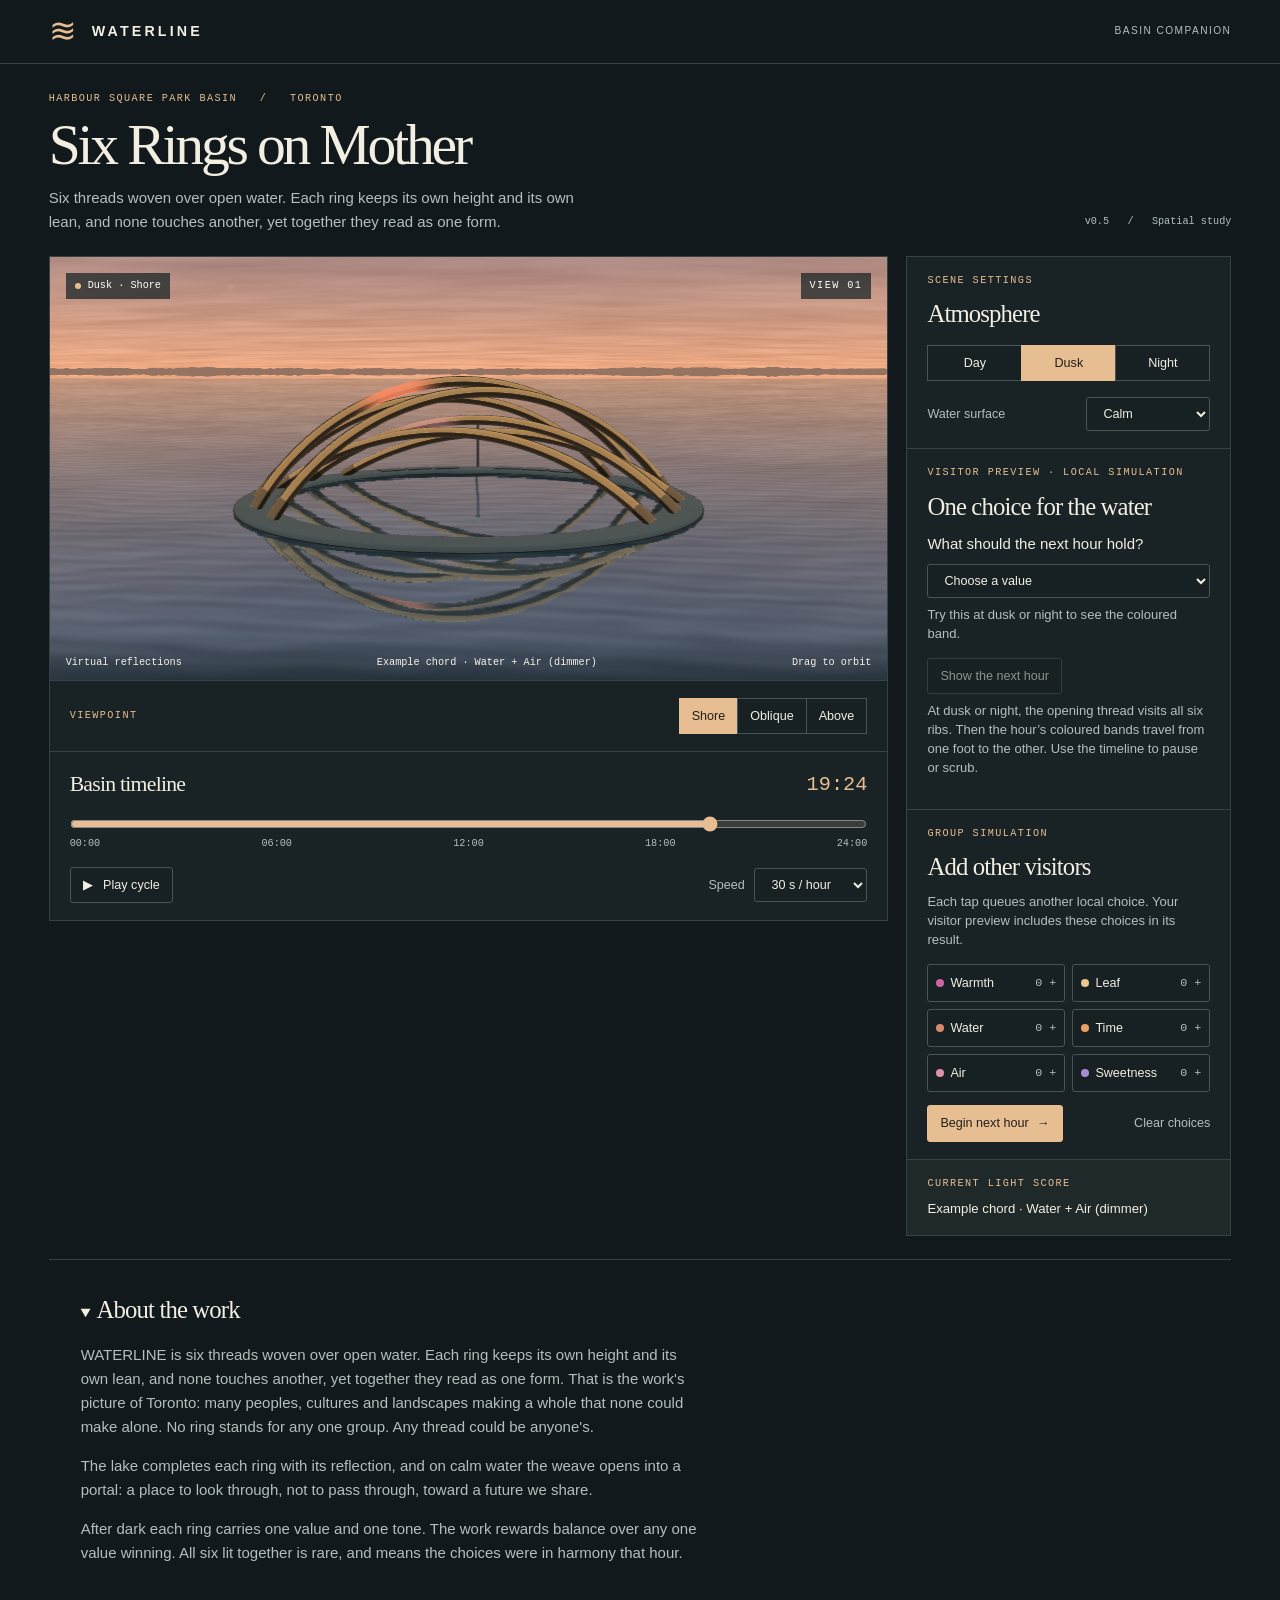
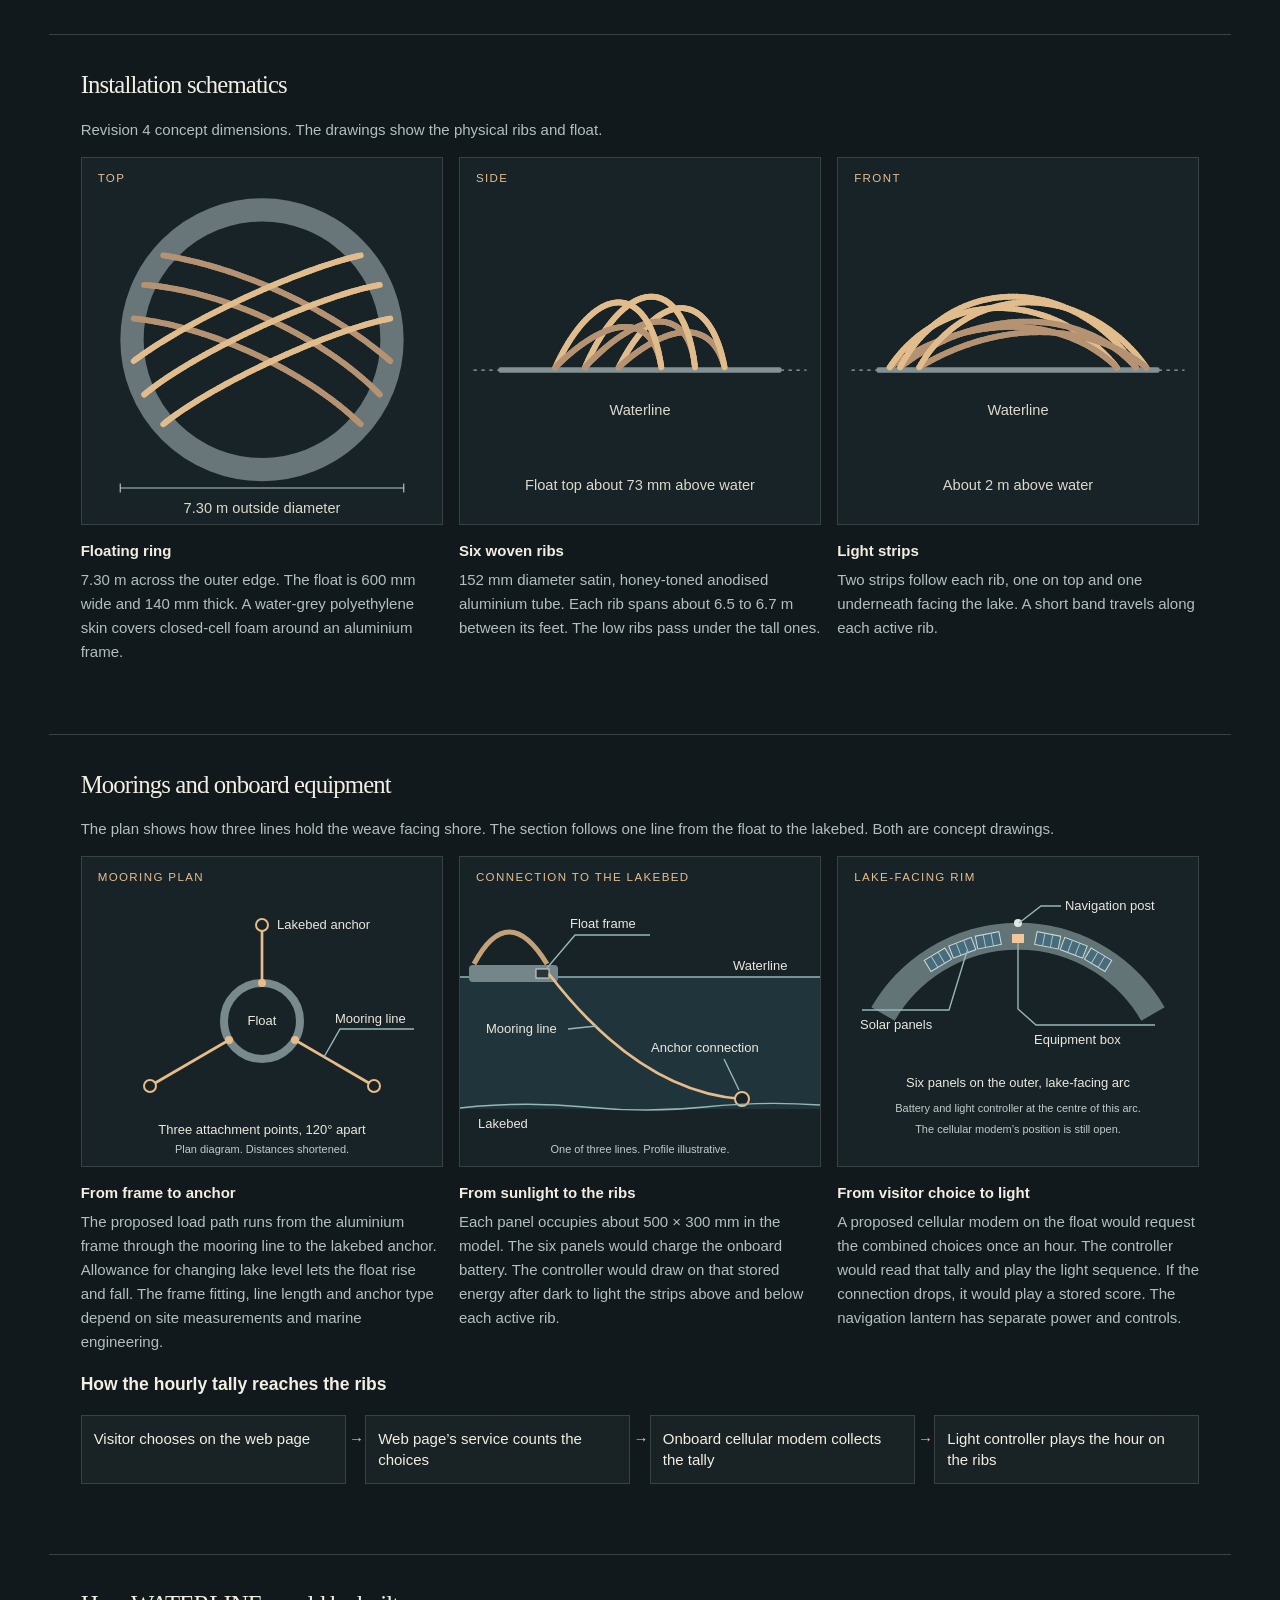
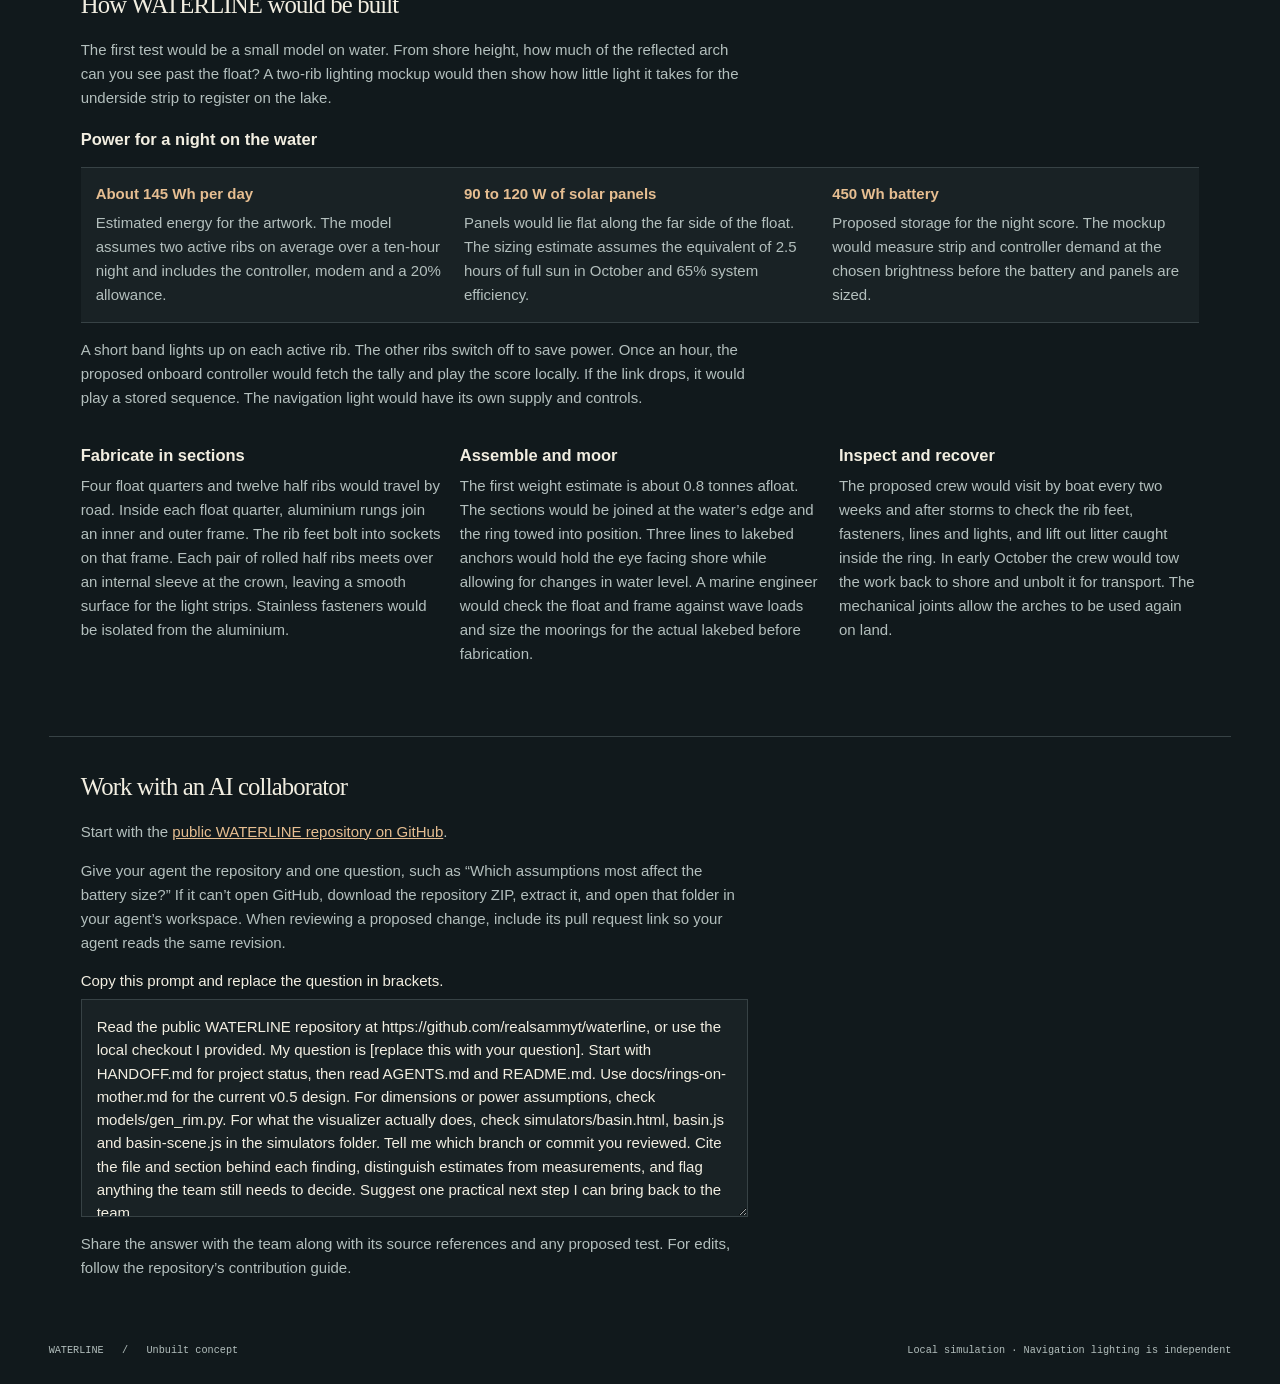
<file: simulators/visitor.html>
<!doctype html>
<html lang="en"><head><meta charset="utf-8"><meta name="viewport" content="width=device-width,initial-scale=1">
<meta http-equiv="Content-Security-Policy" content="default-src 'none'; connect-src 'none'; base-uri 'none'; form-action 'none'">
<meta http-equiv="refresh" content="0;url=basin.html#visitor-preview">
<title>WATERLINE | Visitor preview</title></head>
<body><p><a href="basin.html#visitor-preview">Open the visitor preview beside the 3D sculpture</a></p></body></html>
</file>
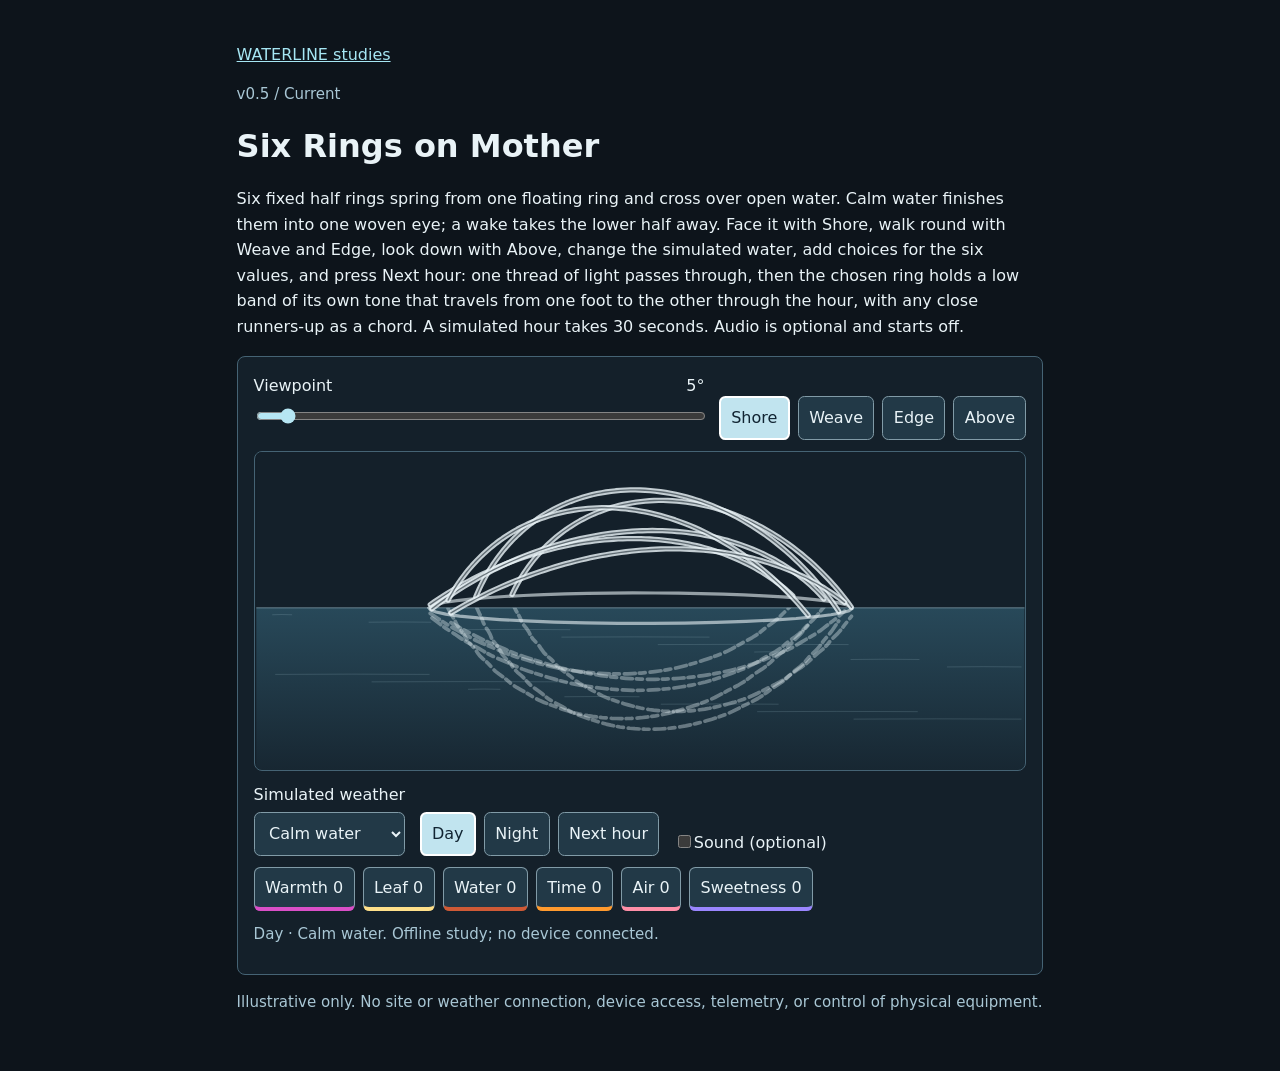
<file: simulators/weave.html>
<!doctype html>
<html lang="en">
<head><meta charset="utf-8"><meta name="viewport" content="width=device-width, initial-scale=1">
<meta http-equiv="Content-Security-Policy" content="default-src 'none'; script-src 'unsafe-inline'; style-src 'unsafe-inline'; img-src data:; connect-src 'none'; base-uri 'none'; form-action 'none'">
<title>WATERLINE | Six Rings on Mother</title>
<meta name="description" content="Offline, illustrative WATERLINE concept simulator.">
<link rel="icon" href="data:,"><style>
:root{color-scheme:dark;--background:#14202a;--foreground:#e9f3f7;--muted:#294b5c;--muted-foreground:#a9c7d5;--secondary:#101924;--orange:#ffc087;--font-size-base:16px;background:#0d141b;color:var(--foreground);font:100%/1.6 system-ui,sans-serif}
*{box-sizing:border-box}body{margin:0}main{max-width:890px;margin:0 auto;padding:clamp(1rem,4vw,2.6rem)}h1{line-height:1.15}a{color:#a6e6f3}a:focus-visible,button:focus-visible,select:focus-visible,input:focus-visible{outline:3px solid #a6e6f3;outline-offset:3px}.viz-controls,.viz-row{display:flex;gap:.5rem;flex-wrap:wrap;align-items:center}.viz-row{max-width:100%}.btn,.form-select,button,select{font:inherit;color:inherit;background:#223947;border:1px solid #819ba7;border-radius:.4rem;min-height:44px;padding:.32rem .65rem}button[aria-pressed="true"]{background:#c1e4ef;color:#112432;border:2px solid #fff}.form-range{min-height:32px;accent-color:#b6e6f3}.text-small,.note{font-size:.94rem;color:var(--muted-foreground)}svg{border-radius:.5rem;border:1px solid #456374}.card{padding:clamp(.55rem,2vw,1rem);background:var(--background);border:1px solid #456374;border-radius:.5rem}.jump{margin-bottom:.5rem}.tabular-nums{font-variant-numeric:tabular-nums}
</style></head>
<body><main><nav class="jump" aria-label="Studies"><a href="../index.html">WATERLINE studies</a></nav>
<p class="note">v0.5 / Current</p><h1>Six Rings on Mother</h1><p>Six fixed half rings spring from one floating ring and cross over open water. Calm water finishes them into one woven eye; a wake takes the lower half away. Face it with Shore, walk round with Weave and Edge, look down with Above, change the simulated water, add choices for the six values, and press Next hour: one thread of light passes through, then the chosen ring holds a low band of its own tone that travels from one foot to the other through the hour, with any close runners-up as a chord. A simulated hour takes 30 seconds. Audio is optional and starts off.</p><div class="card">
<div id="waterline-weave-03" data-light-mode="day">
  <div class="viz-controls weave-controls">
    <label class="form-label weave-angle">
      <span>Viewpoint <output class="tabular-nums" data-angle>5°</output></span>
      <input class="form-range" type="range" min="0" max="88" step="1" value="5" data-yaw>
    </label>
    <div class="viz-row" role="group" aria-label="Viewpoint presets">
      <button type="button" class="btn" data-view="5" aria-pressed="true">Shore</button>
      <button type="button" class="btn" data-view="40" aria-pressed="false">Weave</button>
      <button type="button" class="btn" data-view="82" aria-pressed="false">Edge</button>
      <button type="button" class="btn" data-above aria-pressed="false">Above</button>
    </div>
  </div>
  <svg class="weave-model" role="img" aria-labelledby="weave-title-03 weave-desc-03" focusable="false">
    <title id="weave-title-03">WATERLINE six half rings on a floating ring in a virtual water plane</title>
    <desc id="weave-desc-03">Six fixed physical half rings footed on one floating ring, three tall and three low, crossing one another, and six broken reflections below. Changing the viewpoint slides the crossings; from above they read as a weave and no reflection shows. Each ring carries one value. A simulated light cue hands off between the ribs, then the most chosen value stays lit, with close runners-up dimmer; weather changes the sequence and the appearance of the reflection.</desc>
    <defs>
      <linearGradient id="weave-water-03" x1="0" y1="0" x2="0" y2="1">
        <stop offset="0%" class="weave-water-top"></stop><stop offset="100%" class="weave-water-bottom"></stop>
      </linearGradient>
      <clipPath id="weave-reflect-clip-03"><rect data-clip></rect></clipPath>
    </defs>
    <rect data-sky class="weave-sky"></rect>
    <rect data-water class="weave-water"></rect>
    <path data-lines class="weave-lines" aria-hidden="true"></path>
    <path data-line class="weave-waterline" aria-hidden="true"></path>
    <g data-reflections clip-path="url(#weave-reflect-clip-03)" aria-hidden="true"></g>
    <path data-float class="weave-float" aria-hidden="true"></path>
    <g data-ribs aria-hidden="true"></g>
  </svg>
  <div class="viz-controls weave-controls weave-actions">
    <label class="form-label weave-weather">
      <span>Simulated weather</span>
      <select class="form-select" data-weather>
        <option value="calm">Calm water</option>
        <option value="breeze">Crosswind</option>
        <option value="wake">Passing wake</option>
      </select>
    </label>
    <div class="viz-row" role="group" aria-label="Lighting">
      <button class="btn" type="button" data-light="day" aria-pressed="true">Day</button>
      <button class="btn" type="button" data-light="night" aria-pressed="false">Night</button>
      <button class="btn btn-primary" type="button" data-play>Next hour</button>
    </div>
    <label class="form-check"><input class="form-check-input" type="checkbox" data-sound><span class="form-check-label">Sound (optional)</span></label>
  </div>
  <div class="viz-row" role="group" aria-label="Simulated choices for the next hour, one value per ring">
    <button class="btn" type="button" data-value="0"></button>
    <button class="btn" type="button" data-value="1"></button>
    <button class="btn" type="button" data-value="2"></button>
    <button class="btn" type="button" data-value="3"></button>
    <button class="btn" type="button" data-value="4"></button>
    <button class="btn" type="button" data-value="5"></button>
  </div>
  <p class="text-small weave-status" aria-live="polite" aria-atomic="true" data-status>Day · Calm water. Offline study; no device connected.</p>
</div>
<style>
#waterline-weave-03{--ww-sky:var(--background);--ww-water:var(--muted);--ww-ember:var(--orange);--ww-rib:var(--foreground);--ww-silver:var(--muted-foreground);display:grid;gap:calc(var(--font-size-base, 14px)*.7);min-width:0}
#waterline-weave-03[data-light-mode="night"]{--ww-sky:var(--secondary);--ww-water:var(--muted)}
#waterline-weave-03 .weave-controls{row-gap:calc(var(--font-size-base, 14px)*.4);column-gap:calc(var(--font-size-base, 14px)*.9);align-items:end}
#waterline-weave-03 .weave-angle{flex:1 1 11rem;min-width:0}
#waterline-weave-03 .weave-angle span{display:flex;justify-content:space-between;gap:.5em}
#waterline-weave-03 .weave-angle input{width:100%}
#waterline-weave-03 .weave-weather{display:grid;gap:calc(var(--font-size-base, 14px)*.25);min-width:0}
#waterline-weave-03 .weave-model{display:block;width:100%}
#waterline-weave-03 .weave-sky{fill:var(--ww-sky)}
#waterline-weave-03 .weave-water{fill:url(#weave-water-03)}
#waterline-weave-03 .weave-water-top{stop-color:var(--ww-water);stop-opacity:.95}
#waterline-weave-03 .weave-water-bottom{stop-color:var(--ww-water);stop-opacity:.16}
#waterline-weave-03 .weave-lines{fill:none;stroke:var(--ww-silver);stroke-opacity:.19;stroke-width:1}
#waterline-weave-03 .weave-waterline{fill:none;stroke:var(--ww-silver);stroke-opacity:.54;stroke-width:1}
#waterline-weave-03 .weave-float{fill:none;stroke:var(--ww-rib);stroke-opacity:.6;stroke-width:3.2}
#waterline-weave-03 .weave-arc{fill:none;stroke-linecap:round;stroke-linejoin:round;stroke:var(--ww-rib)}
#waterline-weave-03 .weave-highlight{stroke:var(--background);pointer-events:none}
#waterline-weave-03 .weave-reflect{stroke-dasharray:8 4 4 6}
#waterline-weave-03 .weave-ember{stroke:var(--ww-ember);pointer-events:none;transition:opacity .29s ease}
#waterline-weave-03 .weave-status{margin:0;min-height:2.4em}
@media(prefers-reduced-motion:reduce){#waterline-weave-03 .weave-ember{transition:none}}
</style>
<script>
(()=>{
  const root=document.getElementById('waterline-weave-03');
  const pick=(s)=>root.querySelector(s);
  const svg=pick('.weave-model'), yaw=pick('[data-yaw]'), angle=pick('[data-angle]'), weather=pick('[data-weather]'), play=pick('[data-play]'), sound=pick('[data-sound]'), status=pick('[data-status]');
  const above=pick('[data-above]'), views=[...root.querySelectorAll('[data-view]')], lights=[...root.querySelectorAll('[data-light]')], choices=[...root.querySelectorAll('[data-value]')];
  const ns='http://www.w3.org/2000/svg';
  // same six ribs as models/gen_rim.py: each is a circular arc footed on the ring, turned (s) and tipped (lean)
  const ringR=3.35, base=.07, turn=25*Math.PI/180;
  const model=[
    {s:-1,k:-1,lean:25,rise:1.15},
    {s:1,k:1,lean:10,rise:1.55},
    {s:1,k:0,lean:10,rise:1.85},
    {s:1,k:-1,lean:10,rise:1.70},
    {s:-1,k:0,lean:25,rise:1.30},
    {s:-1,k:1,lean:25,rise:1.00}
  ].map(r=>{
    const A=r.s*turn, t=r.lean*Math.PI/180, d=r.k*.9, nx=-Math.sin(A), nz=Math.cos(A);
    const half=Math.sqrt(ringR*ringR-d*d), rad=(half*half+r.rise*r.rise)/(2*r.rise), th=Math.asin(half/rad);
    return {z:d*nz+r.rise*Math.sin(t)*nz, at:(f)=>{
      const a=-th+2*th*f, u=rad*Math.sin(a), v=rad*Math.cos(a)-(rad-r.rise);
      return [d*nx+u*Math.cos(A)+v*Math.sin(t)*nx, base+v*Math.cos(t), d*nz+u*Math.sin(A)+v*Math.sin(t)*nz];
    }};
  });
  console.assert(Math.abs(Math.hypot(model[2].at(0)[0],model[2].at(0)[2])-ringR)<1e-6&&Math.abs(model[2].at(.5)[1]-base-1.85*Math.cos(10*Math.PI/180))<1e-6);
  const presets={
    calm:{label:'Calm water', amp:.55,freq:.40,order:[0,2,4,5,3,1],time:[500,500,500,500,500,500],read:'interlaced sequence'},
    breeze:{label:'Crosswind',amp:2.6,freq:.39,order:[1,3,5,4,2,0],time:[380,420,460,500,550,580],read:'reverse sequence'},
    wake:{label:'Passing wake',amp:4.6,freq:.25,order:[0,2,4,5,3,1],time:[340,340,680,340,340,680],read:'syncopated sequence'}
  };
  // one value per ring, each with a tone from a dusk range: gold through copper and rose to violet, tallest warmest.
  // No red, green, white, yellow or blue, which mean something on the water.
  const tones=['#d94fc7','#ffe08a','#cf5a36','#ff9a2e','#ff8fa8','#9a86ff'];
  const values=['Warmth','Leaf','Water','Time','Air','Sweetness'];
  // the most chosen value leads; any value with at least half its count joins as a chord, dimmer
  const chord=(v)=>{const top=Math.max(...v);return v.map(n=>!top?0:n===top?.94:n*2>=top?.48:0);};
  console.assert(chord([4,2,1,0,0,0]).join()==='0.94,0.48,0,0,0,0'&&chord([0,0,0,0,0,0]).join()==='0,0,0,0,0,0');
  const hourMs=30000; // one simulated hour
  let hour=.5, raf=0, mode='day', active=-1, running=false, timer=0, phase=0, votes=values.map(()=>0), held=values.map(()=>0);
  const reduced=window.matchMedia('(prefers-reduced-motion: reduce)');
  const Audio=window.AudioContext||window.webkitAudioContext;
  let audio=null, voices=[];
  if(!Audio){sound.disabled=true;sound.closest('label').hidden=true;}
  function enableAudio(){
    if(!Audio||!sound.checked)return;
    try{audio ||= new Audio(); audio.resume().catch(()=>{});}catch(_){}
  }
  function muteAudio(){
    voices.forEach(voice=>{try{voice.stop();}catch(_){}});
    voices=[];
  }
  function tone(rib,delay=0,len=.23){
    if(!audio||!sound.checked)return;
    try{
      const at=audio.currentTime+delay, o=audio.createOscillator(), g=audio.createGain();
      o.type='sine';o.frequency.value=[440,329.63,261.63,293.66,392,523.25][rib]; // tallest ring lowest: C D E G A C
      g.gain.setValueAtTime(0,at);
      g.gain.linearRampToValueAtTime(.027,at+.035);
      g.gain.exponentialRampToValueAtTime(.0001,at+len);
      o.connect(g);g.connect(audio.destination);voices.push(o);
      o.onended=()=>{voices=voices.filter(v=>v!==o);o.disconnect();g.disconnect();};
      o.start(at);o.stop(at+len+.01);
    }catch(_){}
  }
  function el(cls){const e=document.createElementNS(ns,'path');e.setAttribute('class',cls);return e;}
  const rec=model.map((_,i)=>{
    const refl=el('weave-arc weave-reflect'), mirror=el('weave-arc weave-reflect weave-ember');
    pick('[data-reflections]').append(refl,mirror);
    const glow=el('weave-arc weave-ember');
    glow.style.stroke=mirror.style.stroke=tones[i];
    return {main:el('weave-arc'), inset:el('weave-arc weave-highlight'), glow,refl,mirror};
  });
  const rect=(el,x,y,w,h)=>{for(const [k,v] of Object.entries({x,y,width:w,height:h}))el.setAttribute(k,v);};
  const path=(points)=>points.map((pt,i)=>(i?'L':'M')+pt.map(n=>n.toFixed(2)).join(' ')).join(' ');
  function setStatus(s){if(status.textContent!==s)status.textContent=s;}
  function draw(){
    const width=Math.max(1,Math.round(svg.getBoundingClientRect().width));
    const top=above.getAttribute('aria-pressed')==='true';
    const height=Math.max(220,Math.min(320,Math.round(width*.49))), level=top?0:height*.49;
    svg.setAttribute('viewBox','0 0 '+width+' '+height);
    svg.style.height=height+'px';
    const a=Number(yaw.value), rad=a*Math.PI/180, ca=Math.cos(rad), sa=Math.sin(rad), scale=Math.min(width*.111,height*.195);
    const p=presets[weather.value]||presets.calm;
    const project=(x,y,z)=>{
      const depth=x*sa+z*ca, cross=x*ca-z*sa, lens=18/(18-depth);
      if(top)return [width*.5+height*.125*cross,height*.5+height*.125*depth];
      return [width*.5+scale*cross*lens,level+scale*(-y+.073*depth)*lens];
    };
    rect(pick('[data-sky]'),0,0,width,level);
    rect(pick('[data-water]'),0,level,width,height-level);
    rect(pick('[data-clip]'),0,level,width,height-level);
    pick('[data-line]').setAttribute('d','M0 '+level+' H'+width);
    const traces=[];
    for(let n=0;n<15;n++){
      const yy=level+7+n*7.5, xx=(n*97+16)%width, len=Math.min(width-xx-3,20+((n*43)%Math.max(25,width*.27)));
      if(yy<height-5&&len>2)traces.push('M'+xx+' '+yy+' Q'+(xx+len*.49)+' '+(yy-p.amp)+' '+(xx+len)+' '+yy);
    }
    pick('[data-lines]').setAttribute('d',traces.join(' '));
    // the mother: a floating ring about 7 m across, open water inside
    pick('[data-float]').setAttribute('d',path(Array.from({length:48},(_,k)=>project(ringR*Math.cos(k*Math.PI/24),.04,ringR*Math.sin(k*Math.PI/24))))+' Z');
    const night=mode==='night', order=model.map((r,i)=>i).sort((i,j)=>(model[i].z-model[j].z)*ca);
    for(const i of order){
      const r=model[i], q=rec[i], pts=[], refl=[], cut=[], mcut=[];
      for(let j=0;j<=88;j++){
        const [x,y,z]=r.at(j/88);
        const rp=project(x,-y,z);
        rp[0]+=Math.sin(rp[1]*p.freq+rp[0]*.019)*p.amp*Math.min(1,y*1.8);
        pts.push(project(x,y,z));refl.push(rp);
      }
      // the thread flashes at the crown; a held band travels from one foot to the other through the hour
      const mid=i===active?44:4+hour*80;
      for(let k=-4;k<=4;k++){
        const [x,y,z]=r.at((mid+k)/88), rp=project(x,-y,z);
        rp[0]+=Math.sin(rp[1]*p.freq+rp[0]*.019)*p.amp*Math.min(1,y*1.8);
        cut.push(project(x,y,z));mcut.push(rp);
      }
      const size=Math.max(2.5,Math.min(5.4,width*.009));
      q.main.setAttribute('d',path(pts));q.main.style.strokeWidth=size;q.main.style.opacity=night?.66:.82;
      q.inset.setAttribute('d',path(pts));q.inset.style.strokeWidth=Math.max(1,size*.25);q.inset.style.opacity=night?.19:.56;
      q.refl.setAttribute('d',path(refl));q.refl.style.strokeWidth=size*.69;q.refl.style.opacity=top?0:night?.25:.37;
      q.refl.style.strokeDasharray=weather.value==='wake'?'4 7 8 6':weather.value==='breeze'?'7 5 4 6':'11 4 6 5';
      q.glow.setAttribute('d',path(cut));q.glow.style.strokeWidth=size*.95;q.glow.style.opacity=night?(i===active?.94:active<0?held[i]:0):0;
      q.mirror.setAttribute('d',path(mcut));q.mirror.style.strokeWidth=size*.85;q.mirror.style.opacity=top||!night?0:i===active?.53:active<0?held[i]*.55:0;
      pick('[data-ribs]').append(q.main,q.inset,q.glow);
    }
    root.dataset.lightMode=mode;
    angle.textContent=a+'°';
    yaw.setAttribute('aria-valuetext',a+' degrees from front'+(top?', seen from above':''));
    views.forEach(b=>b.setAttribute('aria-pressed',String(Number(b.dataset.view)===a)));
    lights.forEach(b=>b.setAttribute('aria-pressed',String(b.dataset.light===mode)));
    play.textContent=running?'Stop thread':'Next hour';
    choices.forEach((b,i)=>{b.textContent=values[i]+' '+votes[i];b.style.borderBottom='4px solid '+tones[i];b.setAttribute('aria-label',values[i]+', ring '+(i+1)+', '+votes[i]+' simulated choices');});
  }
  function idle(suffix=''){
    running=false;active=-1;phase=0;hour=.5;clearTimeout(timer);cancelAnimationFrame(raf);muteAudio();
    setStatus((mode==='day'?'Day':'Night')+' · '+(presets[weather.value]||presets.calm).label+'. '+(suffix||'Offline study; no device connected.'));
    draw();
  }
  function settle(prefix=''){
    held=chord(votes);votes=values.map(()=>0);
    const lead=values.filter((_,i)=>held[i]>.5), join=values.filter((_,i)=>held[i]>0&&held[i]<.5);
    idle(prefix+(lead.length?lead.join(' and ')+(lead.length>1?' share':' holds')+' the hour'+(join.length?', with '+join.join(' and ')+' as a chord':'')+'. Simulated choices; no device connected.':'No choices this hour. Nothing stays lit.'));
    held.forEach((h,i)=>{if(h)tone(i,0,1.6);});
    if(reduced.matches||!held.some(h=>h))return; // reduced motion: the bands rest at the crown
    const t0=performance.now(), step=(now)=>{hour=Math.min(1,(now-t0)/hourMs);draw();if(hour<1)raf=requestAnimationFrame(step);};
    hour=0;raf=requestAnimationFrame(step);
  }
  function start(){
    mode='night';running=true;phase=0;hour=.5;cancelAnimationFrame(raf);held=values.map(()=>0);enableAudio();
    const p=presets[weather.value]||presets.calm;
    if(reduced.matches){settle('Thread order: '+p.order.map(i=>i+1).join(' → ')+'. Reduced motion preview. ');return;}
    setStatus(p.label+' · '+p.read+' · '+p.order.map(i=>i+1).join(' → ') + '.');
    const tick=()=>{
      if(!running)return;
      if(phase>=p.order.length){settle();return;}
      active=p.order[phase];tone(active);
      const interval=p.time[phase++];
      draw();
      timer=setTimeout(tick,interval);
    };
    tick();
  }
  sound.addEventListener('change',()=>{if(!sound.checked)muteAudio();});
  weather.addEventListener('change',()=>{held=values.map(()=>0);idle();});
  yaw.addEventListener('input',draw);
  above.addEventListener('click',()=>{above.setAttribute('aria-pressed',String(above.getAttribute('aria-pressed')!=='true'));draw();});
  views.forEach(b=>b.addEventListener('click',()=>{yaw.value=b.dataset.view;draw();}));
  lights.forEach(b=>b.addEventListener('click',()=>{mode=b.dataset.light;held=values.map(()=>0);idle();}));
  choices.forEach((b,i)=>b.addEventListener('click',()=>{votes[i]++;draw();}));
  play.addEventListener('click',()=>{if(running){held=values.map(()=>0);idle('Thread stopped.');}else start();});
  new ResizeObserver(draw).observe(svg);
  idle();
})();
</script>
</div><p class="note">Illustrative only. No site or weather connection, device access, telemetry, or control of physical equipment.</p><noscript>This study needs JavaScript. See the diagram links on the WATERLINE studies page.</noscript></main></body></html>
</file>
<file: simulators/basin.css>
:root{color-scheme:dark;--bg:#11191c;--panel:#192225;--line:#374245;--muted:#b3bfbd;--cream:#f2eee1;--accent:#e6be91;font:15px/1.45 "Segoe UI",Arial,sans-serif;color:var(--cream);background:var(--bg)}
*{box-sizing:border-box}body{margin:0}header,main{max-width:1600px;margin:auto;padding-inline:clamp(18px,3.8vw,64px)}header{height:64px;display:flex;align-items:center;justify-content:space-between;border-bottom:1px solid var(--line);letter-spacing:.14em;font-size:.68rem;color:var(--muted)}.brand{display:flex;gap:12px;align-items:center;text-decoration:none;color:var(--cream);font-size:.95rem;font-weight:650;letter-spacing:.22em}.mark{color:var(--accent);font:2.2rem/1 Georgia}.heading,.line,.views,.transport,.water,footer,.actions,.caption{display:flex;align-items:center;justify-content:space-between;gap:12px}.heading{margin:28px 0 22px;align-items:end}.eyebrow,.viewinfo,.viewnumber,.ticks,.edition,output,.caption,footer{font: .68rem/1.4 Consolas,"Courier New",monospace}.eyebrow,.viewnumber{text-transform:uppercase;letter-spacing:.14em}.eyebrow{color:var(--accent);margin:0 0 8px}h1,h2{font-family:Georgia,"Times New Roman",serif;font-weight:400;margin:0}h1{font-size:clamp(2.4rem,4.5vw,5rem);letter-spacing:-.055em;line-height:1.06}h2{font-size:1.65rem;letter-spacing:-.035em}.edition{color:var(--muted);margin-bottom:5px}.workspace{display:grid;grid-template-columns:minmax(0,1fr) minmax(270px,325px);gap:18px;align-items:start}.scene,aside{border:1px solid var(--line);background:var(--panel)}.stage{height:clamp(340px,47vh,620px);position:relative;overflow:hidden;background:#283841}.stage canvas{width:100%;height:100%;display:block}.viewinfo,.viewnumber,.caption{position:absolute;pointer-events:none}.viewinfo,.viewnumber{top:16px;color:white;background:#172326ba;padding:6px 9px}.viewinfo{left:16px;display:flex;align-items:center;gap:7px}.dot{width:6px;height:6px;border-radius:50%;background:#e9bd91}.viewnumber{right:16px}.caption{bottom:0;width:100%;padding:22px 16px 10px;background:linear-gradient(transparent,#0b171a90);color:#f3f3e9}.views,.timeline,aside section{padding:17px 20px}.views,.timeline,aside section+section{border-top:1px solid var(--line)}.views .eyebrow{margin:0}.segments{display:flex}.segments button{flex:1;border-radius:0}.segments button+button{margin-left:-1px}button,select{background:#172022;border:1px solid #485557;color:var(--cream);padding:8px 12px;font:inherit;font-size:.84rem;cursor:pointer;border-radius:3px}button:hover,select:hover{border-color:var(--accent)}button:focus-visible,select:focus-visible,input:focus-visible,a:focus-visible{outline:3px solid #ffdaa4;outline-offset:3px}button[aria-pressed=true],#next{background:var(--accent);border-color:var(--accent);color:#221e19}.timeline h2{font-size:1.45rem}output{font-size:1.35rem;color:var(--accent)}input[type=range]{width:100%;margin:15px 0 2px;accent-color:var(--accent);cursor:pointer}.ticks{display:flex;justify-content:space-between;color:var(--muted)}.transport{margin-top:15px}.transport label,.water{font-size:.84rem;color:var(--muted)}.transport select{margin-left:6px}.water{margin-top:16px}.hint{font-size:.87rem;color:var(--muted);margin:8px 0 14px}aside .segments{margin-top:13px}#choices{display:grid;grid-template-columns:1fr 1fr;gap:7px}.vote{display:flex;align-items:center;gap:6px;padding:9px 8px}.vote i{width:8px;height:8px;border-radius:50%}.vote span:last-child{margin-left:auto;color:var(--muted);font: .78rem Consolas,monospace}.actions{margin-top:13px;flex-wrap:wrap}#clear{border:0;background:transparent;color:var(--muted);padding-inline:0}#next b{margin-left:5px}.score{background:#20292a}.score p:last-child{margin:5px 0 0;font-size:.88rem}footer{margin:17px 0 26px;color:var(--muted);flex-wrap:wrap}#fallback{position:absolute;inset:22% 8% auto;background:#172022ed;padding:16px;text-align:center}#fallback a{color:var(--accent)}.sr{position:absolute;clip-path:inset(50%);width:1px;height:1px;overflow:hidden}.vote:nth-child(1) i{background:#ce64a3}.vote:nth-child(2) i{background:#ebc68d}.vote:nth-child(3) i{background:#dc886f}.vote:nth-child(4) i{background:#e9a264}.vote:nth-child(5) i{background:#de91aa}.vote:nth-child(6) i{background:#a98cd6}
@media(max-width:820px){.workspace{grid-template-columns:1fr}.stage{height:clamp(290px,55vw,460px)}aside{display:grid;grid-template-columns:1fr 1fr}aside section+section{border:0;border-left:1px solid var(--line)}aside .score{grid-column:1/-1;border-top:1px solid var(--line)}}@media(max-width:550px){header{height:52px}.heading{margin:22px 0 16px;display:block}.edition{display:block;margin-top:8px}.views,.timeline,aside section{padding:14px}.views{gap:5px}.segments button{padding:8px 10px}aside{display:block}aside section+section{border:0;border-top:1px solid var(--line)}.transport{flex-wrap:wrap}footer{gap:5px}}
#view{touch-action:none;cursor:grab}#view:active{cursor:grabbing}#view:focus-visible{outline:3px solid var(--accent);outline-offset:-3px}

.lede,.about p,.drawings p,.drawings dd{color:var(--muted);line-height:1.6}.lede{max-width:66ch;margin:.7rem 0 0}.about,.drawings{margin-top:1.5rem;padding:clamp(16px,3vw,32px);border-top:1px solid var(--line)}.about p{max-width:74ch}.about summary{cursor:pointer}.about summary h2{display:inline}.about summary:focus-visible{outline:3px solid var(--accent);outline-offset:5px}.plates,.drawings dl{display:grid;grid-template-columns:repeat(3,minmax(0,1fr));gap:16px}.plates figure{margin:0;background:#172326;border:1px solid var(--line)}.plates figcaption{padding:12px 16px 0;text-transform:uppercase;letter-spacing:.12em;font-size:.77rem;color:var(--accent)}.plates img{display:block;width:100%;height:auto}.drawings dt{font-weight:600}.drawings dd{margin:.4rem 0 0}@media(max-width:680px){.plates,.drawings dl{grid-template-columns:1fr}.heading .edition{white-space:nowrap}}
.build h3{font-size:1.1rem;font-weight:600;margin:1.25rem 0 .45rem}.build-intro{max-width:80ch}.build .power{padding:1rem;background:var(--panel);border-block:1px solid var(--line)}.build .power dt{color:var(--accent)}.build-steps{display:grid;grid-template-columns:repeat(3,minmax(0,1fr));gap:1.25rem}.build-steps p{margin-top:0}@media(max-width:820px){.build-steps{grid-template-columns:1fr;gap:0}}
.collaboration p,.collaboration textarea{max-width:80ch}.collaboration a{color:var(--accent)}.collaboration textarea{display:block;width:100%;margin-top:.5rem;padding:1rem;color:var(--cream);background:var(--panel);border:1px solid var(--line);font:inherit;line-height:1.55;resize:vertical}.collaboration textarea:focus-visible{outline:3px solid var(--accent);outline-offset:2px}
.visitor{max-width:690px;margin:38px auto}.visitor section{padding:22px 0;border-block:1px solid var(--line);margin:18px 0}.visitor a{color:var(--accent)}.visitor .offers{display:grid;grid-template-columns:1fr 1fr;gap:10px}.offers button{text-align:left;padding:14px}.offers strong,.offers span{display:block}.offers span{color:var(--muted);margin-top:5px}.visitor h2:focus-visible{outline:2px solid var(--accent)}@media(max-width:540px){.visitor .offers{grid-template-columns:1fr}}
.signal-path{display:flex;flex-wrap:wrap;gap:.6rem 1.3rem;padding:0;list-style:none}.signal-path li{position:relative;flex:1 1 125px;padding:.8rem;background:var(--panel);border:1px solid var(--line)}.signal-path li+li::before{content:'→';position:absolute;left:-1.15rem;color:var(--accent)}@media(max-width:820px){.signal-path{display:grid;gap:1.25rem}.signal-path li+li::before{content:'↓';top:-1.3rem;left:1rem}}
#visitor-preview label,#visitor-value{display:block;margin-top:.6rem}#visitor-value{width:100%}#visitor-show:disabled{opacity:.55;cursor:default}#visitor-receipt:empty{display:none}
</file>
